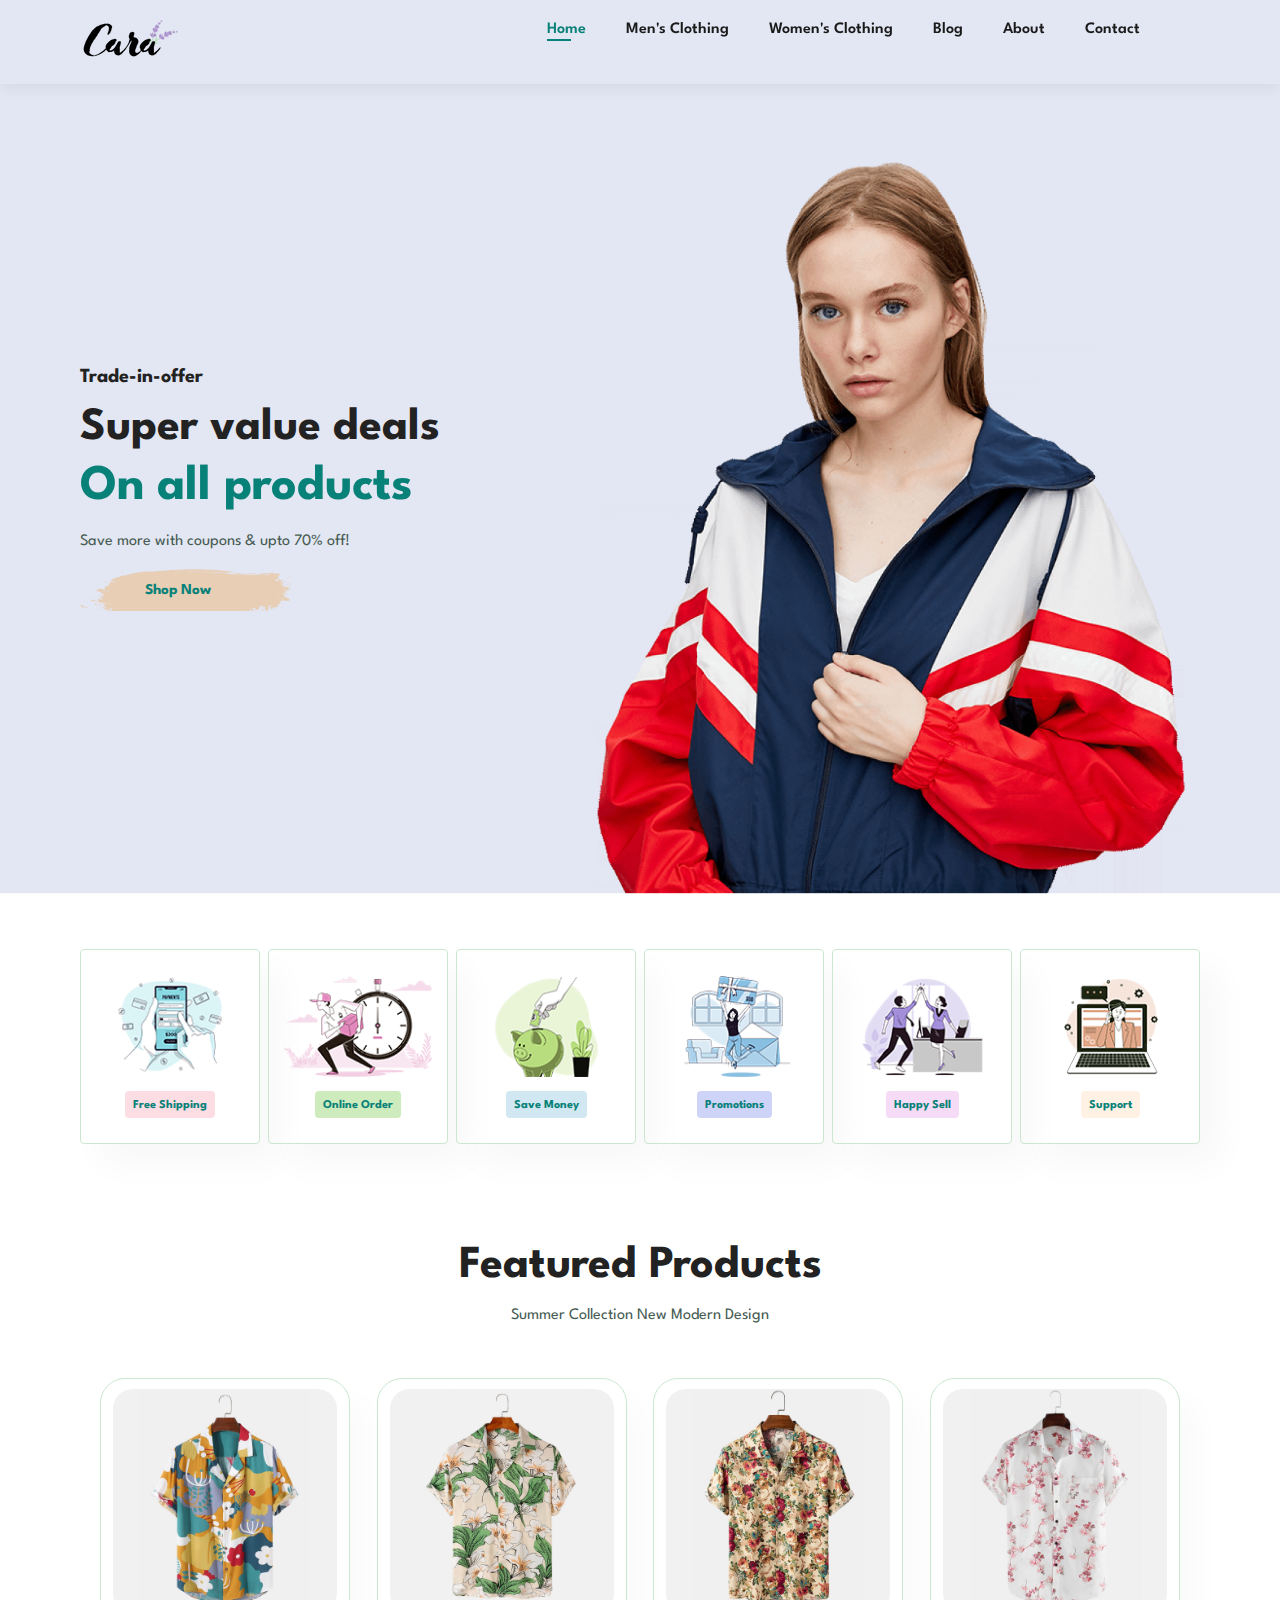
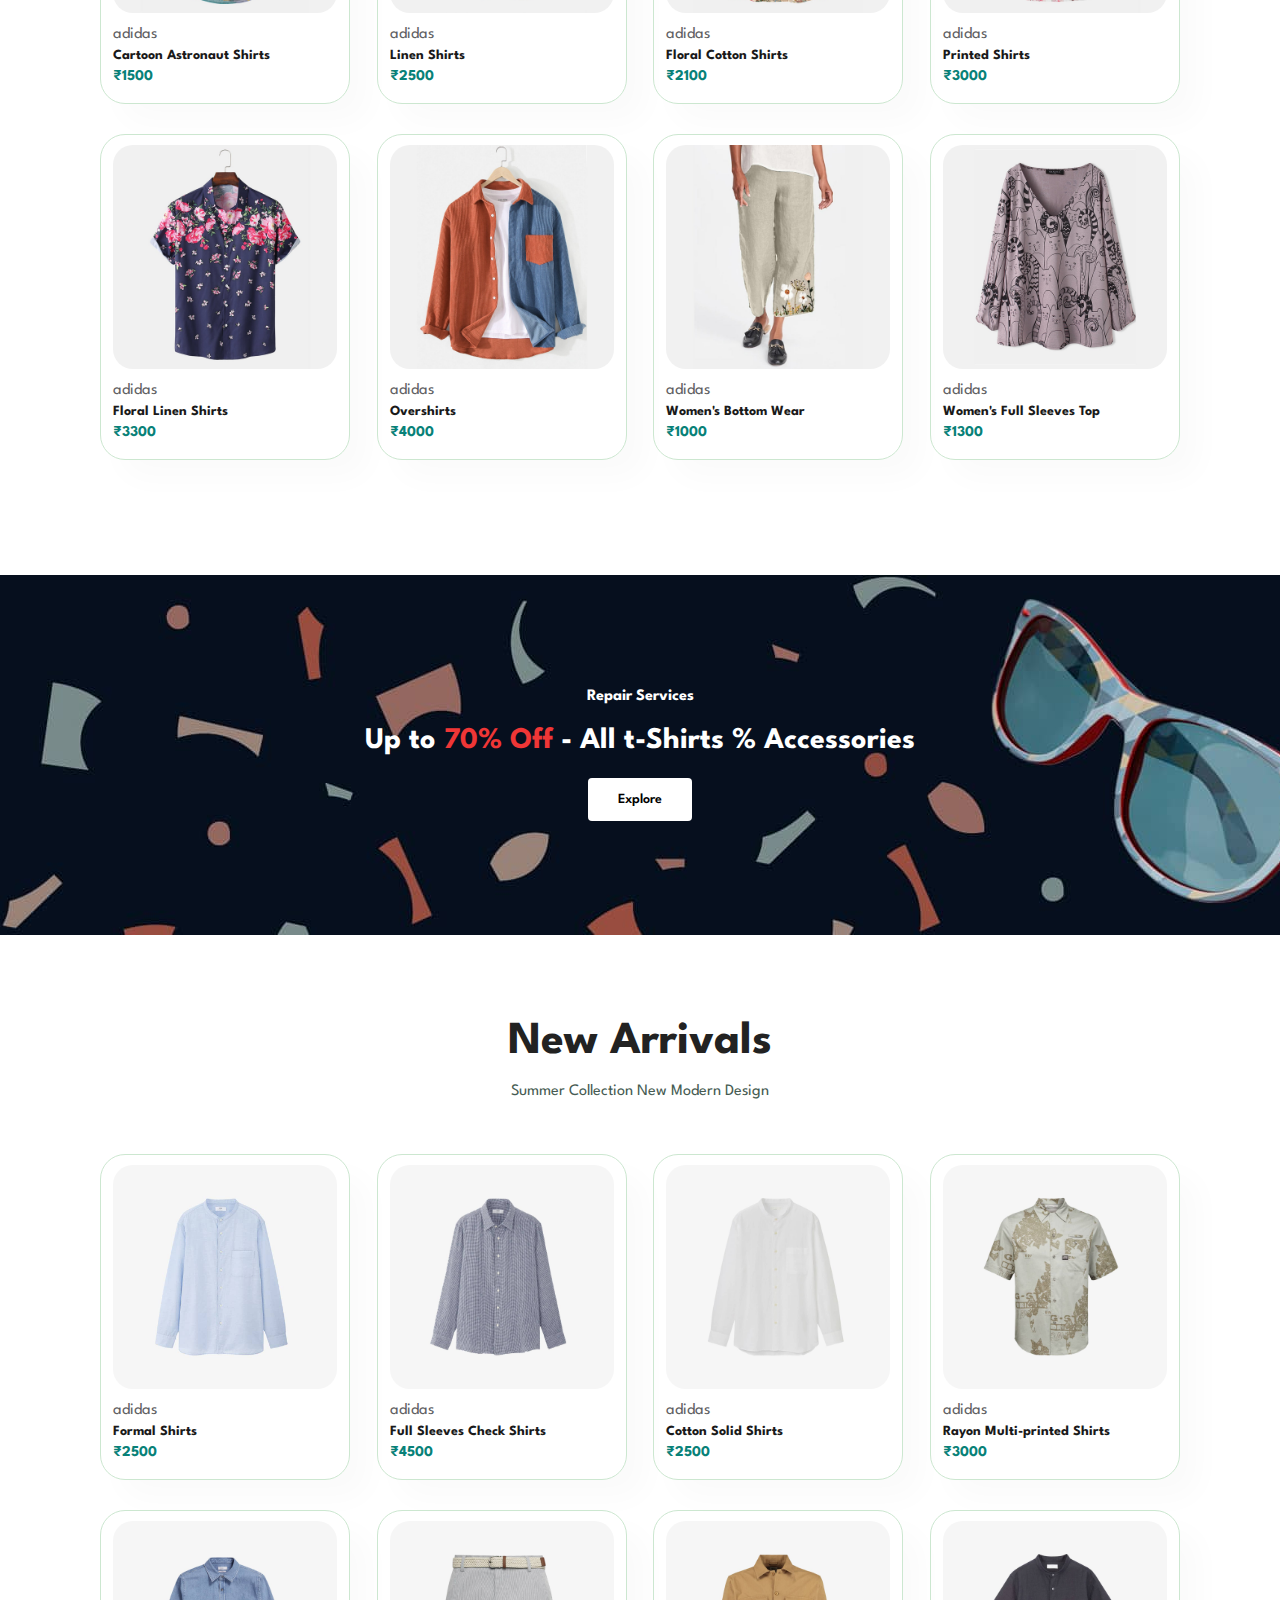
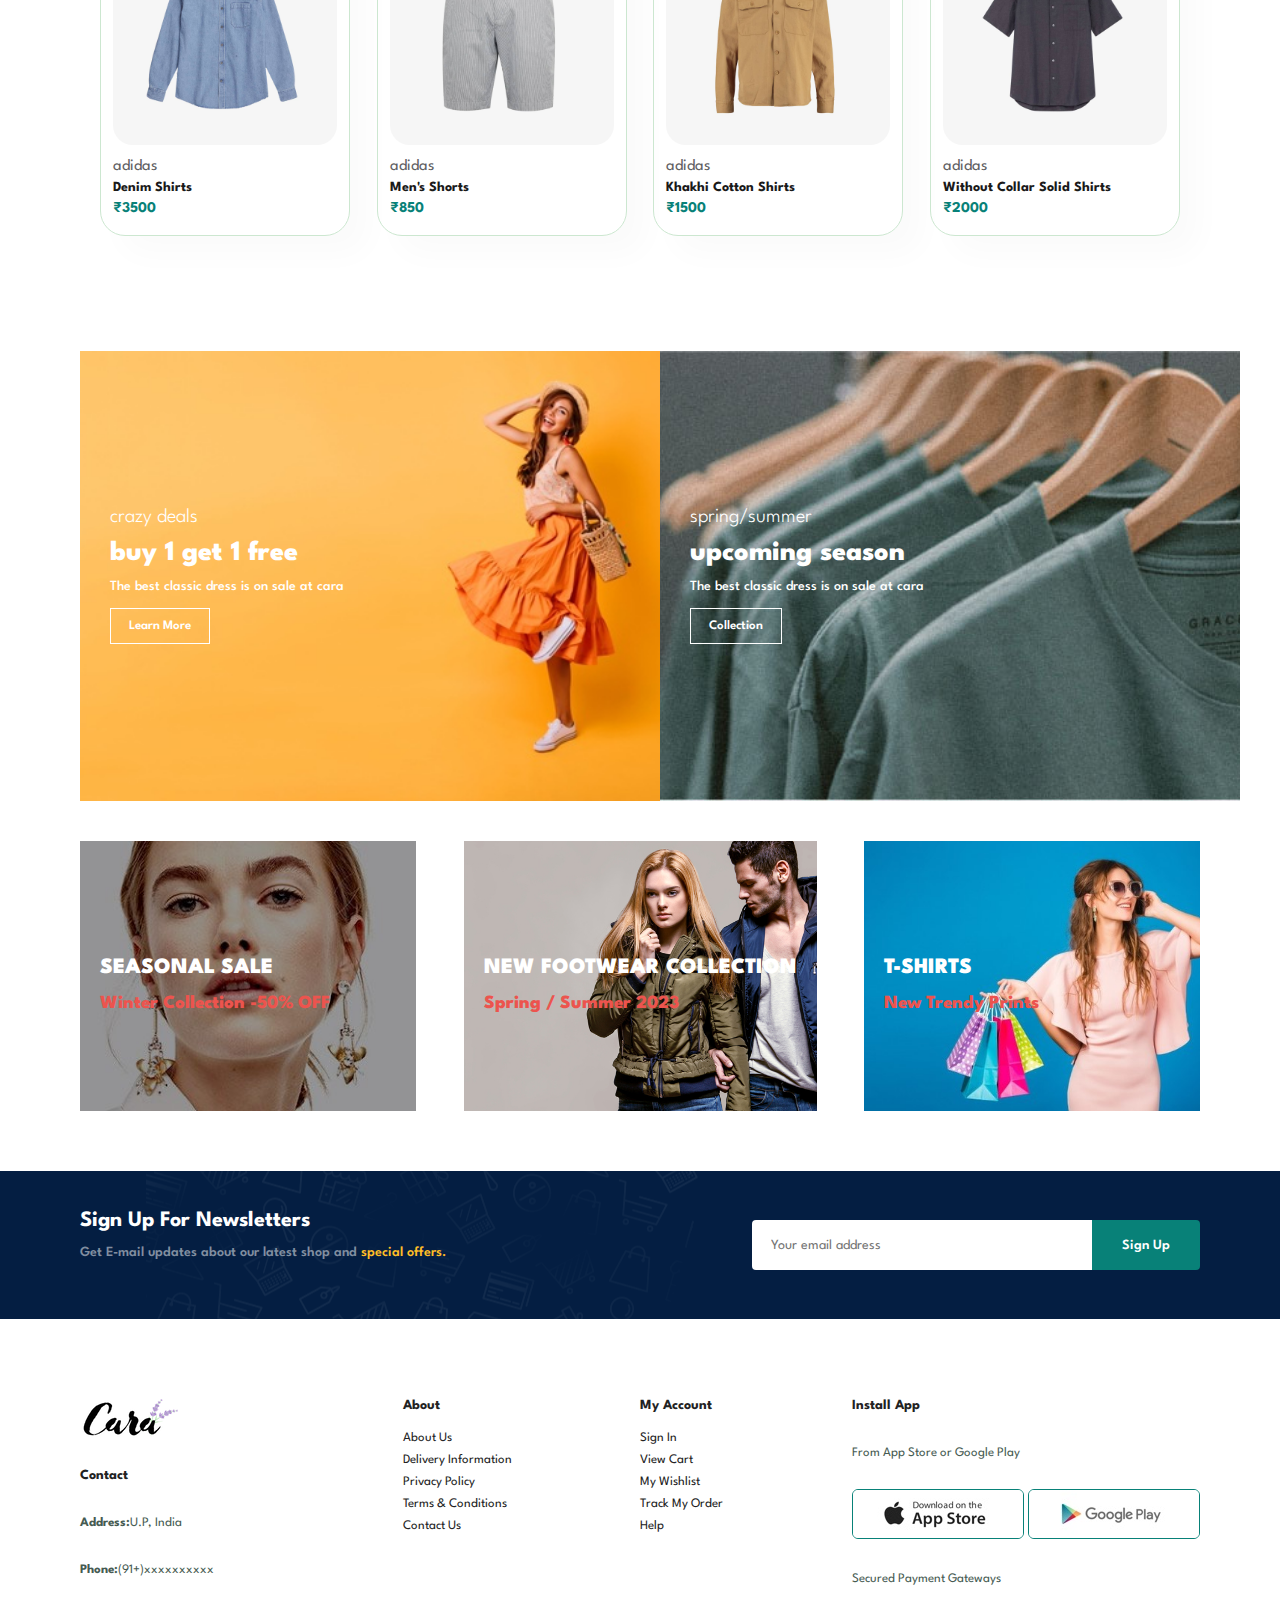
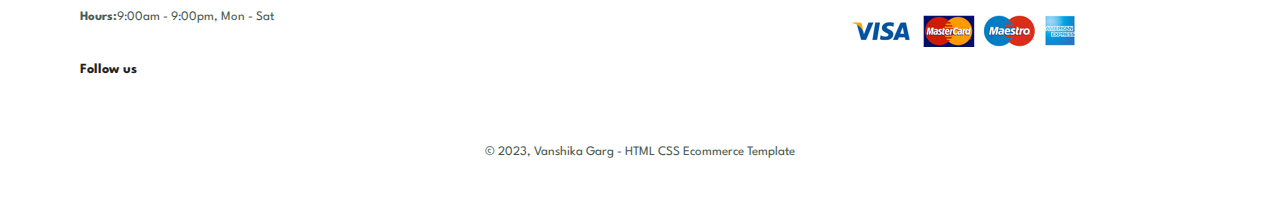
<file: Index.html>
<!DOCTYPE html>
<html lang="en">
    <head>
        <meta charset="UTF-8">
        <meta http-equiv="X-UA-Compatible" content="IE=edge">
        <meta name="viewport" content="width=device-width, initial-scale=1.0">
        <title>Ecommerce Website</title>
        <link rel="stylesheet" href="https://cdnjs.cloudflare.com/ajax/libs/font-awesome/6.4.2/css/all.min.css" integrity="sha512-z3gLpd7yknf1YoNbCzqRKc4qyor8gaKU1qmn+CShxbuBusANI9QpRohGBreCFkKxLhei6S9CQXFEbbKuqLg0DA==" crossorigin="anonymous" referrerpolicy="no-referrer" />
        <link rel="stylesheet" href="Style.css">
    </head>
    <body>
        <section id="header">
            <a href="#"><img src="Images/logo.png" class="logo" alt=""></a>
            <div>
                <ul id="navbar">
                    <li><a class ="active" href ="Index.html">Home</a></li>
                    <li><a href="Shop.html">Men's Clothing</a></li>
                    <li><a href="Shop1.html">Women's Clothing</a></li>
                    <li><a href="Blog.html">Blog</a></li>
                    <li><a href="About.html">About</a></li>
                    <li><a href="Contact.html">Contact</a></li>
                    <li id="lg-bag"><a href="Cart.html"><i class="fa fa-shopping-bag" aria-hidden="true"></i></a></li>
                    <a href="#" id="close"><i class="fa fa-times" aria-hidden="true"></i></a>
                </ul>
            </div>
            <div id="mobile">
                <a href="Cart.html"><i class="fa fa-shopping-bag" aria-hidden="true"></i></a>
                <i id="bar" class="fas fa-outdent"></i>
            </div>
        </section>

        <section id="hero">
            <h4>Trade-in-offer</h4>
            <h2>Super value deals</h2>
            <h1>On all products</h1>
            <p>Save more with coupons & upto 70% off! </p>
            <button>Shop Now</button>
        </section>

        <section id="feature" class="section-p1">
            <div class="fe-box">
                <img src="Images/f1 (1).png "alt="">
                <h6>Free Shipping</h6>
            </div>
            <div class="fe-box">
                <img src="Images/f2.png" alt="">
                <h6>Online Order</h6>
            </div>
            <div class="fe-box">
                <img src="Images/f3.png" alt="">
                <h6>Save Money</h6>
            </div>
            <div class="fe-box">
                <img src="Images/f4.png" alt="">
                <h6>Promotions</h6>
            </div>
            <div class="fe-box">
                <img src="Images/f5.png" alt="">
                <h6>Happy Sell</h6>
            </div>
            <div class="fe-box">
                <img src="Images/f6.png" alt="">
                <h6>Support</h6>
            </div>
        </section>

        <section id="product1" class="section-p1">
            <h2>Featured Products</h2>
            <p>Summer Collection New Modern Design</p>
            <div class="pro-container">
                <div class="pro" onclick="window.location.href='Sproduct.html';">
                    <img src="Products/f1.jpg" alt="">
                    <div class="des">
                        <span>adidas</span>
                        <h5>Cartoon Astronaut Shirts</h5>
                        <div class="star">
                            <i class="fas fa-star"></i>
                            <i class="fas fa-star"></i>
                            <i class="fas fa-star"></i>
                            <i class="fas fa-star"></i>
                            <i class="fas fa-star"></i>
                        </div>
                        <h4>₹1500</h4>
                    </div>
                    <a href="#"><i class="fa fa-shopping-cart" aria-hidden="true" style="color: #088178;"></i></a>
                </div>
                <div class="pro">
                    <img src="Products/f2.jpg" alt="">
                    <div class="des">
                        <span>adidas</span>
                        <h5>Linen Shirts</h5>
                        <div class="star">
                            <i class="fas fa-star"></i>
                            <i class="fas fa-star"></i>
                            <i class="fas fa-star"></i>
                            <i class="fas fa-star"></i>
                            <i class="fas fa-star"></i>
                        </div>
                        <h4>₹2500</h4>
                    </div>
                    <a href="#"><i class="fa fa-shopping-cart" aria-hidden="true" style="color: #088178;"></i></a>
                </div>
                <div class="pro">
                    <img src="Products/f3.jpg" alt="">
                    <div class="des">
                        <span>adidas</span>
                        <h5>Floral Cotton Shirts</h5>
                        <div class="star">
                            <i class="fas fa-star"></i>
                            <i class="fas fa-star"></i>
                            <i class="fas fa-star"></i>
                            <i class="fas fa-star"></i>
                            <i class="fas fa-star"></i>
                        </div>
                        <h4>₹2100</h4>
                    </div>
                    <a href="#"><i class="fa fa-shopping-cart" aria-hidden="true" style="color: #088178;"></i></a>
                </div>
                <div class="pro">
                    <img src="Products/f4.jpg" alt="">
                    <div class="des">
                        <span>adidas</span>
                        <h5>Printed Shirts</h5>
                        <div class="star">
                            <i class="fas fa-star"></i>
                            <i class="fas fa-star"></i>
                            <i class="fas fa-star"></i>
                            <i class="fas fa-star"></i>
                            <i class="fas fa-star"></i>
                        </div>
                        <h4>₹3000</h4>
                    </div>
                    <a href="#"><i class="fa fa-shopping-cart" aria-hidden="true" style="color: #088178;"></i></a>
                </div>
                <div class="pro">
                    <img src="Products/f5.jpg" alt="">
                    <div class="des">
                        <span>adidas</span>
                        <h5>Floral Linen Shirts</h5>
                        <div class="star">
                            <i class="fas fa-star"></i>
                            <i class="fas fa-star"></i>
                            <i class="fas fa-star"></i>
                            <i class="fas fa-star"></i>
                            <i class="fas fa-star"></i>
                        </div>
                        <h4>₹3300</h4>
                    </div>
                    <a href="#"><i class="fa fa-shopping-cart" aria-hidden="true" style="color: #088178;"></i></a>
                </div>
                <div class="pro">
                    <img src="Products/f6.jpg" alt="">
                    <div class="des">
                        <span>adidas</span>
                        <h5>Overshirts</h5>
                        <div class="star">
                            <i class="fas fa-star"></i>
                            <i class="fas fa-star"></i>
                            <i class="fas fa-star"></i>
                            <i class="fas fa-star"></i>
                            <i class="fas fa-star"></i>
                        </div>
                        <h4>₹4000</h4>
                    </div>
                    <a href="#"><i class="fa fa-shopping-cart" aria-hidden="true" style="color: #088178;"></i></a>
                </div>
                <div class="pro">
                    <img src="Products/f7.jpg" alt="">
                    <div class="des">
                        <span>adidas</span>
                        <h5>Women's Bottom Wear</h5>
                        <div class="star">
                            <i class="fas fa-star"></i>
                            <i class="fas fa-star"></i>
                            <i class="fas fa-star"></i>
                            <i class="fas fa-star"></i>
                            <i class="fas fa-star"></i>
                        </div>
                        <h4>₹1000</h4>
                    </div>
                    <a href="#"><i class="fa fa-shopping-cart" aria-hidden="true" style="color: #088178;"></i></a>
                </div>
                <div class="pro">
                    <img src="Products/f8.jpg" alt="">
                    <div class="des">
                        <span>adidas</span>
                        <h5>Women's Full Sleeves Top</h5>
                        <div class="star">
                            <i class="fas fa-star"></i>
                            <i class="fas fa-star"></i>
                            <i class="fas fa-star"></i>
                            <i class="fas fa-star"></i>
                            <i class="fas fa-star"></i>
                        </div>
                        <h4>₹1300</h4>
                    </div>
                    <a href="#"><i class="fa fa-shopping-cart" aria-hidden="true" style="color: #088178;"></i></a>
                </div>
            </div>

        </section>

        <section id="banner" class="section-m1">
            <h4>Repair Services</h4>
            <h2>Up to <span>70% Off</span> - All t-Shirts % Accessories</h2>
            <button class="normal" onclick="window.location.href='Shop.html';">Explore</button>
        </section>

        <section id="product1" class="section-p1">
            <h2>New Arrivals</h2>
            <p>Summer Collection New Modern Design</p>
            <div class="pro-container">
                <div class="pro">
                    <img src="Products/n1.jpg" alt="">
                    <div class="des">
                        <span>adidas</span>
                        <h5>Formal Shirts</h5>
                        <div class="star">
                            <i class="fas fa-star"></i>
                            <i class="fas fa-star"></i>
                            <i class="fas fa-star"></i>
                            <i class="fas fa-star"></i>
                            <i class="fas fa-star"></i>
                        </div>
                        <h4>₹2500</h4>
                    </div>
                    <a href="#"><i class="fa fa-shopping-cart" aria-hidden="true" style="color: #088178;"></i></a>
                </div>
                <div class="pro">
                    <img src="Products/n2.jpg" alt="">
                    <div class="des">
                        <span>adidas</span>
                        <h5>Full Sleeves Check Shirts</h5>
                        <div class="star">
                            <i class="fas fa-star"></i>
                            <i class="fas fa-star"></i>
                            <i class="fas fa-star"></i>
                            <i class="fas fa-star"></i>
                            <i class="fas fa-star"></i>
                        </div>
                        <h4>₹4500</h4>
                    </div>
                    <a href="#"><i class="fa fa-shopping-cart" aria-hidden="true" style="color: #088178;"></i></a>
                </div>
                <div class="pro">
                    <img src="Products/n3.jpg" alt="">
                    <div class="des">
                        <span>adidas</span>
                        <h5>Cotton Solid Shirts</h5>
                        <div class="star">
                            <i class="fas fa-star"></i>
                            <i class="fas fa-star"></i>
                            <i class="fas fa-star"></i>
                            <i class="fas fa-star"></i>
                            <i class="fas fa-star"></i>
                        </div>
                        <h4>₹2500</h4>
                    </div>
                    <a href="#"><i class="fa fa-shopping-cart" aria-hidden="true" style="color: #088178;"></i></a>
                </div>
                <div class="pro">
                    <img src="Products/n4.jpg" alt="">
                    <div class="des">
                        <span>adidas</span>
                        <h5>Rayon Multi-printed Shirts</h5>
                        <div class="star">
                            <i class="fas fa-star"></i>
                            <i class="fas fa-star"></i>
                            <i class="fas fa-star"></i>
                            <i class="fas fa-star"></i>
                            <i class="fas fa-star"></i>
                        </div>
                        <h4>₹3000</h4>
                    </div>
                    <a href="#"><i class="fa fa-shopping-cart" aria-hidden="true" style="color: #088178;"></i></i></a>
                </div>
                <div class="pro">
                    <img src="Products/n5.jpg" alt="">
                    <div class="des">
                        <span>adidas</span>
                        <h5>Denim Shirts</h5>
                        <div class="star">
                            <i class="fas fa-star"></i>
                            <i class="fas fa-star"></i>
                            <i class="fas fa-star"></i>
                            <i class="fas fa-star"></i>
                            <i class="fas fa-star"></i>
                        </div>
                        <h4>₹3500</h4>
                    </div>
                    <a href="#"><i class="fa fa-shopping-cart" aria-hidden="true" style="color: #088178;"></i></a>
                </div>
                <div class="pro">
                    <img src="Products/n6.jpg" alt="">
                    <div class="des">
                        <span>adidas</span>
                        <h5>Men's Shorts</h5>
                        <div class="star">
                            <i class="fas fa-star"></i>
                            <i class="fas fa-star"></i>
                            <i class="fas fa-star"></i>
                            <i class="fas fa-star"></i>
                            <i class="fas fa-star"></i>
                        </div>
                        <h4>₹850</h4>
                    </div>
                    <a href="#"><i class="fa fa-shopping-cart" aria-hidden="true" style="color: #088178;"></i></a>
                </div>
                <div class="pro">
                    <img src="Products/n7.jpg" alt="">
                    <div class="des">
                        <span>adidas</span>
                        <h5>Khakhi Cotton Shirts</h5>
                        <div class="star">
                            <i class="fas fa-star"></i>
                            <i class="fas fa-star"></i>
                            <i class="fas fa-star"></i>
                            <i class="fas fa-star"></i>
                            <i class="fas fa-star"></i>
                        </div>
                        <h4>₹1500</h4>
                    </div>
                    <a href="#"><i class="fa fa-shopping-cart" aria-hidden="true" style="color: #088178;"></i></a>
                </div>
                <div class="pro">
                    <img src="Products/n8.jpg" alt="">
                    <div class="des">
                        <span>adidas</span>
                        <h5>Without Collar Solid Shirts</h5>
                        <div class="star">
                            <i class="fas fa-star"></i>
                            <i class="fas fa-star"></i>
                            <i class="fas fa-star"></i>
                            <i class="fas fa-star"></i>
                            <i class="fas fa-star"></i>
                        </div>
                        <h4>₹2000</h4>
                    </div>
                    <a href="#"><i class="fa fa-shopping-cart" aria-hidden="true" style="color: #088178;"></i></a>
                </div>
            </div>

        </section>

        <section id="sm-banner" class="section-p1">
            <div style="display: flex;">
            <div class="banner-box" onclick="window.location.href='Shop1.html';">
                <h4>crazy deals</h4>
                <h2>buy 1 get 1 free</h2>
                <span>The best classic dress is on sale at cara</span>
                <button class="white">Learn More</button>
            </div>
            <div class="banner-box banner-box2">
                <h4>spring/summer</h4>
                <h2>upcoming season</h2>
                <span>The best classic dress is on sale at cara</span>
                <button class="white">Collection</button>
            </div>
            </div>
        </section>

        <section id="banner3">
            <div class="banner-box">
                <h2>SEASONAL SALE</h2>
                <h3>Winter Collection -50% OFF</h3>
            </div>
            <div class="banner-box banner-box2">
                <h2>NEW FOOTWEAR COLLECTION</h2>
                <h3>Spring / Summer 2023</h3>
            </div>
            <div class="banner-box banner-box3">
                <h2>T-SHIRTS</h2>
                <h3>New Trendy Prints</h3>
            </div>
        </section>

        <section id="newsletter" class="section-p1 section-m1"  >
            <div class="newstext">
                <h4>Sign Up For Newsletters</h4>
                <p>Get E-mail updates about our latest shop and <span>special offers.</span></p>
            </div>
            <div class="form">
                <input type="text" placeholder="Your email address">
                <button class="normal">Sign Up</button>
            </div>
        </section>

        <footer class="section-p1">
            <div class="col">
                <img class="logo" src="Images/logo.png" alt="">
                <h4>Contact</h4>
                <p><strong>Address:</strong>U.P, India</p>
                <p><strong>Phone:</strong>(91+)xxxxxxxxxx</p>
                <p><strong>Hours:</strong>9:00am - 9:00pm, Mon - Sat</p>
                <div class="follow">
                    <h4>Follow us</h4>
                    <div class="icon">
                        <i class="fa-brands fa-facebook"></i>
                        <i class="fa-brands fa-twitter"></i>
                        <i class="fa-brands fa-instagram"></i>
                        <i class="fa-brands fa-pinterest-p"></i>
                        <i class="fa-brands fa-youtube"></i>
                    </div>
                </div>
            </div>

            <div class="col">
                <h4>About</h4>
                <a href="#">About Us</a>
                <a href="#">Delivery Information</a>
                <a href="#">Privacy Policy</a>
                <a href="#">Terms & Conditions</a>
                <a href="#">Contact Us</a>
            </div>

            <div class="col">
                <h4>My Account</h4>
                <a href="#">Sign In</a>
                <a href="#">View Cart</a>
                <a href="#">My Wishlist</a>
                <a href="#">Track My Order</a>
                <a href="#">Help</a>
            </div>

            <div class="col install">
                <h4>Install App</h4>
                <p>From App Store or Google Play</p>
                <div class="row">
                    <img src="Images/app.jpg" alt="">
                    <img src="Images/play.jpg" alt="">
                </div>
                <p>Secured Payment Gateways</p>
                <img src="Images/pay.png" alt="">
            </div>
            <div class="copyright">
                <p>© 2023, Vanshika Garg - HTML CSS Ecommerce Template</p>
            </div>
        </footer>




        <script>
            const bar=document.getElementById("bar");
            const close=document.getElementById("close");
            const nav=document.getElementById("navbar");

            if(bar){
                bar.addEventListener('click',()=>{
                    nav.classList.add('active');
                })
            }
            if(close){
                close.addEventListener('click',()=>{
                    nav.classList.remove    ('active');
                })
            }
        </script>
    </body>
</html>
</file>
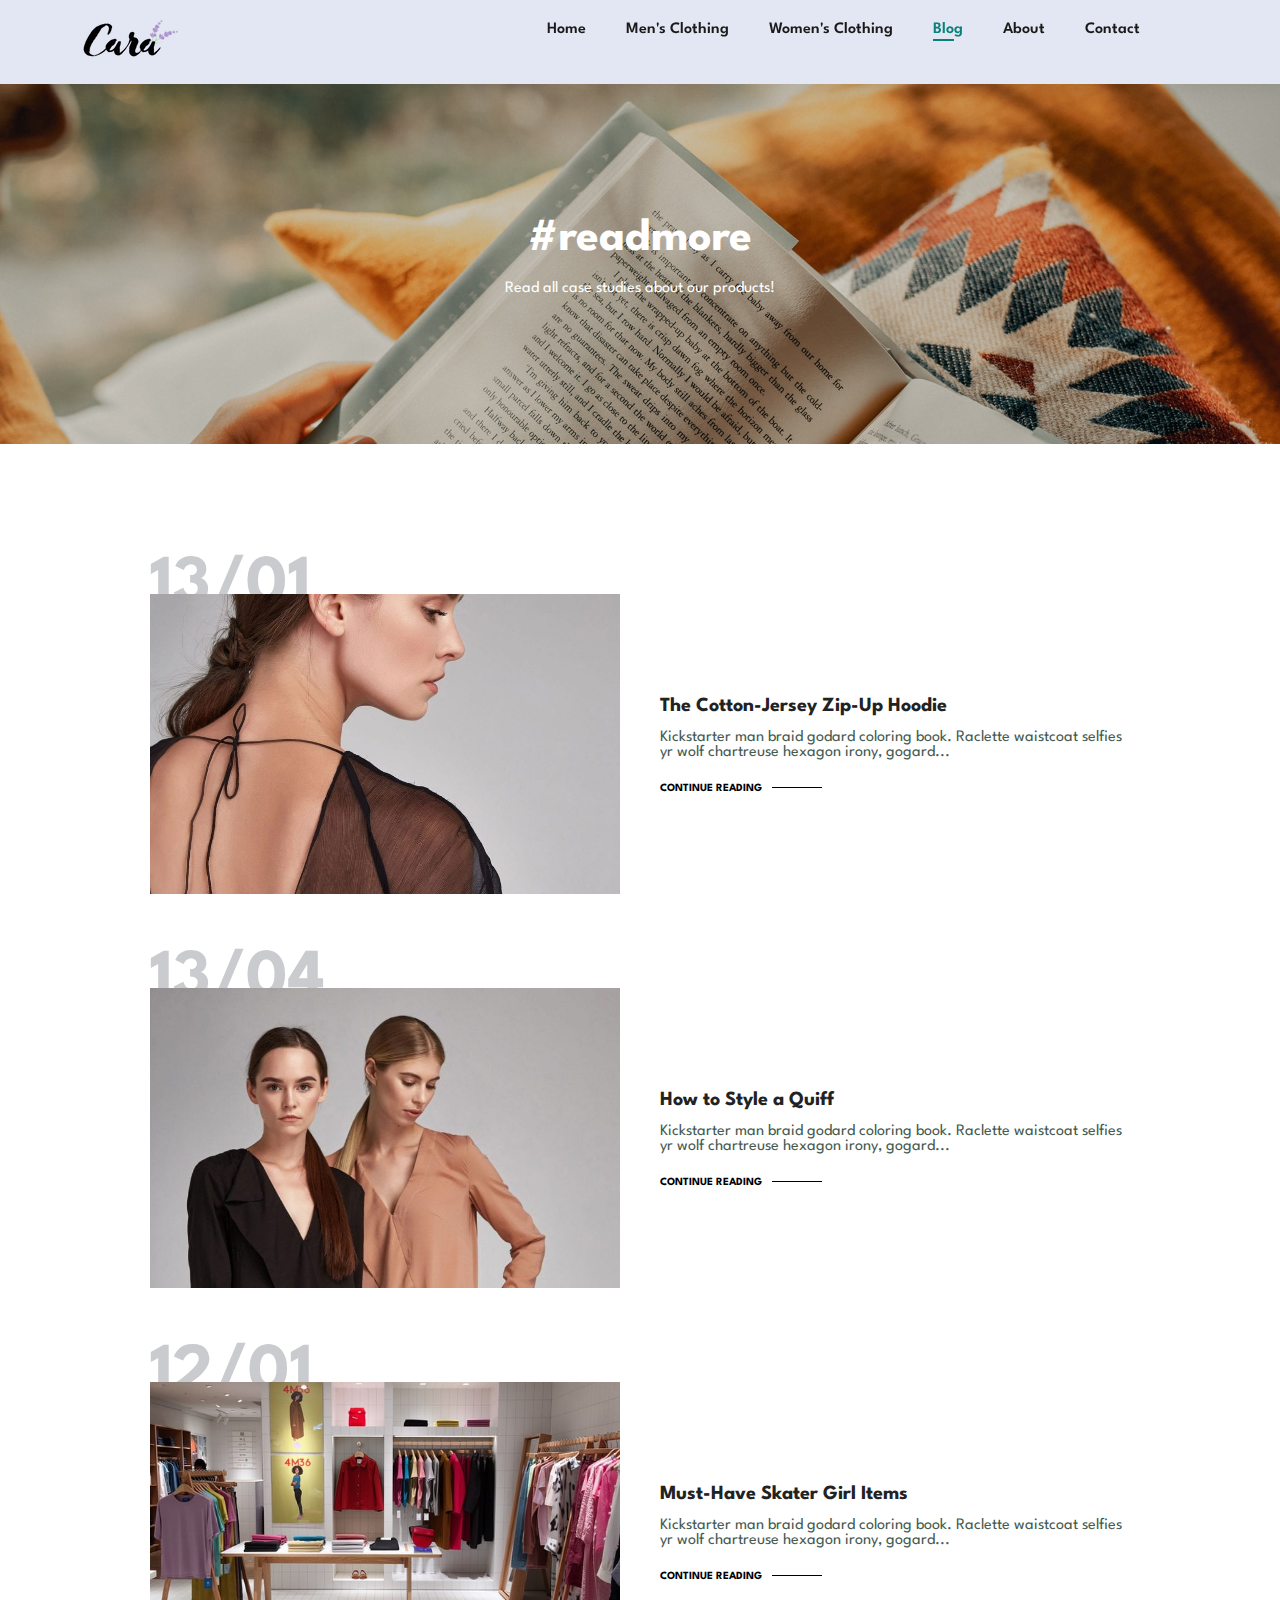
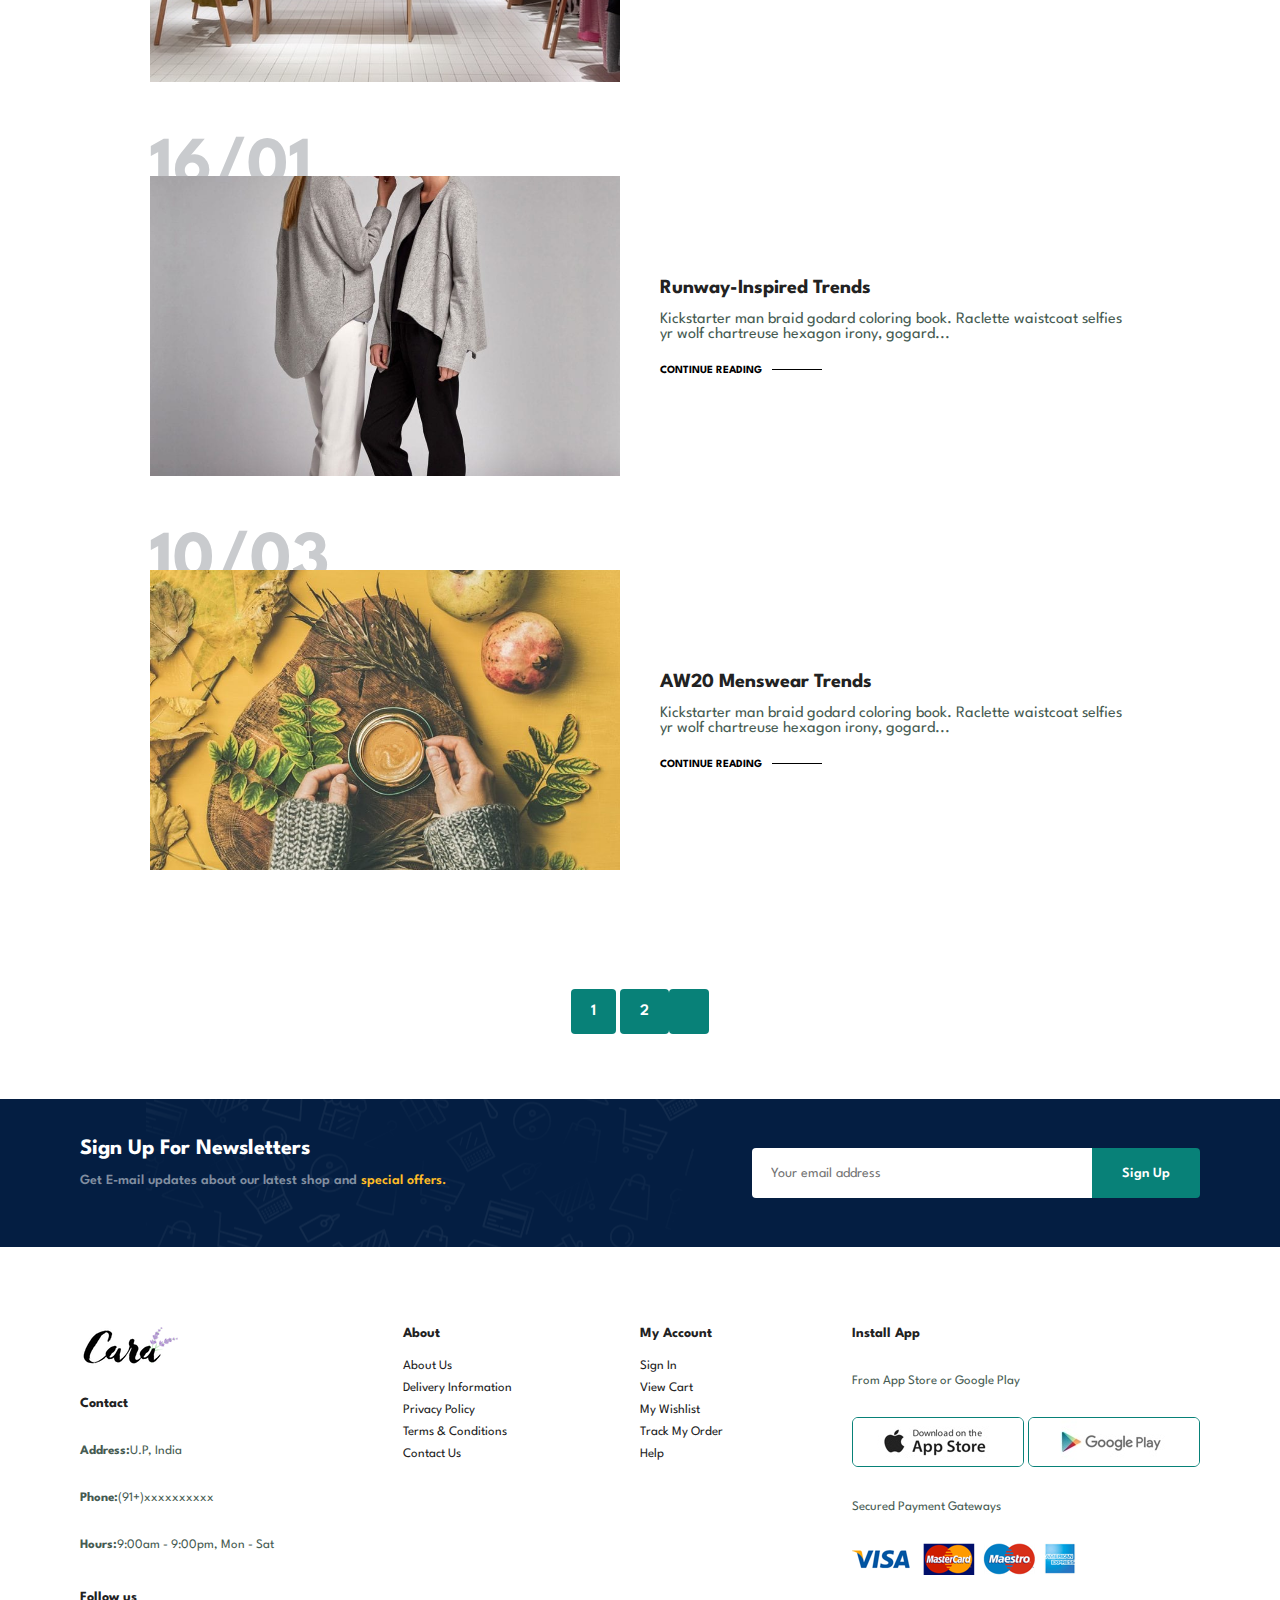
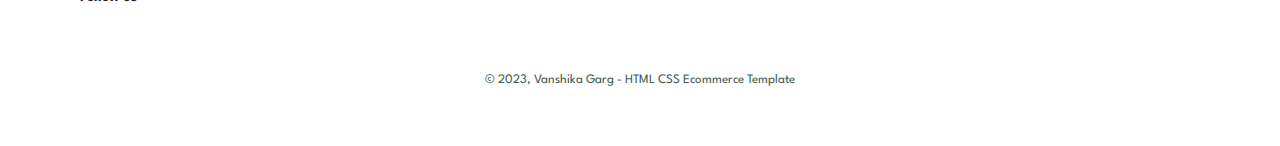
<file: Blog.html>
<!DOCTYPE html>
<html lang="en">
    <head>
        <meta charset="UTF-8">
        <meta http-equiv="X-UA-Compatible" content="IE=edge">
        <meta name="viewport" content="width=device-width, initial-scale=1.0">
        <title>Ecommerce Website</title>
        <link rel="stylesheet" href="https://cdnjs.cloudflare.com/ajax/libs/font-awesome/6.4.2/css/all.min.css" integrity="sha512-z3gLpd7yknf1YoNbCzqRKc4qyor8gaKU1qmn+CShxbuBusANI9QpRohGBreCFkKxLhei6S9CQXFEbbKuqLg0DA==" crossorigin="anonymous" referrerpolicy="no-referrer" />
        <link rel="stylesheet" href="Style.css">
    </head>
    <body>
        <section id="header">
            <a href="#"><img src="Images/logo.png" class="logo" alt=""></a>
            <div>
                <ul id="navbar">
                    <li><a href ="Index.html">Home</a></li>
                    <li><a href="Shop.html">Men's Clothing</a></li>
                    <li><a href="Shop1.html">Women's Clothing</a></li>
                    <li><a class ="active" href="Blog.html">Blog</a></li>
                    <li><a href="About.html">About</a></li>
                    <li><a href="Contact.html">Contact</a></li>
                    <li id="lg-bag"><a href="Cart.html"><i class="fa fa-shopping-bag" aria-hidden="true"></i></a></li>
                    <a href="#" id="close"><i class="fa fa-times" aria-hidden="true"></i></a>
                </ul>
            </div>
            <div id="mobile">
                <a href="Cart.html"><i class="fa fa-shopping-bag" aria-hidden="true"></i></a>
                <i id="bar" class="fas fa-outdent"></i>
            </div>
        </section>

        <section id="page-header" class="blog-header">
            <h2>#readmore</h2>
            <p>Read all case studies about our products!</p>
        </section>

        <section id="blog">
            <div class="blog-box">
                <div class="blog-img">
                    <img src="Blog/b1 (1).jpg" alt="">
                </div>
                <div class="blog-details">
                    <h4>The Cotton-Jersey Zip-Up Hoodie</h4>
                    <p>Kickstarter man braid godard coloring book. Raclette waistcoat selfies yr wolf chartreuse hexagon irony, gogard...</p>
                    <a href="#">CONTINUE READING</a>
                </div>
                <h1>13/01</h1>
            </div>
            <div class="blog-box">
                <div class="blog-img">
                    <img src="Blog/b2 (1).jpg" alt="">
                </div>
                <div class="blog-details">
                    <h4>How to Style a Quiff</h4>
                    <p>Kickstarter man braid godard coloring book. Raclette waistcoat selfies yr wolf chartreuse hexagon irony, gogard...</p>
                    <a href="#">CONTINUE READING</a>
                </div>
                <h1>13/04</h1>
            </div>
            <div class="blog-box">
                <div class="blog-img">
                    <img src="Blog/b3.jpg" alt="">
                </div>
                <div class="blog-details">
                    <h4>Must-Have Skater Girl Items</h4>
                    <p>Kickstarter man braid godard coloring book. Raclette waistcoat selfies yr wolf chartreuse hexagon irony, gogard...</p>
                    <a href="#">CONTINUE READING</a>
                </div>
                <h1>12/01</h1>
            </div>
            <div class="blog-box">
                <div class="blog-img">
                    <img src="Blog/b4 (1).jpg" alt="">
                </div>
                <div class="blog-details">
                    <h4>Runway-Inspired Trends</h4>
                    <p>Kickstarter man braid godard coloring book. Raclette waistcoat selfies yr wolf chartreuse hexagon irony, gogard...</p>
                    <a href="#">CONTINUE READING</a>
                </div>
                <h1>16/01</h1>
            </div>
            <div class="blog-box">
                <div class="blog-img">
                    <img src="Blog/b6.jpg" alt="">
                </div>
                <div class="blog-details">
                    <h4>AW20 Menswear Trends</h4>
                    <p>Kickstarter man braid godard coloring book. Raclette waistcoat selfies yr wolf chartreuse hexagon irony, gogard...</p>
                    <a href="#">CONTINUE READING</a>
                </div>
                <h1>10/03</h1>
            </div>
        </section>

        <section id="pagination" class="section-p1">
            <a href="#">1</a>
            <a href="#">2</a>
            <a href="#"><i class="fa fa-arrow-right" aria-hidden="true"></i></a>

        </section>

        <section id="newsletter" class="section-p1 section-m1"  >
            <div class="newstext">
                <h4>Sign Up For Newsletters</h4>
                <p>Get E-mail updates about our latest shop and <span>special offers.</span></p>
            </div>
            <div class="form">
                <input type="text" placeholder="Your email address">
                <button class="normal">Sign Up</button>
            </div>
        </section>

        <footer class="section-p1">
            <div class="col">
                <img class="logo" src="Images/logo.png" alt="">
                <h4>Contact</h4>
                <p><strong>Address:</strong>U.P, India</p>
                <p><strong>Phone:</strong>(91+)xxxxxxxxxx</p>
                <p><strong>Hours:</strong>9:00am - 9:00pm, Mon - Sat</p>
                <div class="follow">
                    <h4>Follow us</h4>
                    <div class="icon">
                        <i class="fa fa-facebook" aria-hidden="true"></i>
                        <i class="fa fa-twitter" aria-hidden="true"></i>
                        <i class="fa fa-instagram" aria-hidden="true"></i>
                        <i class="fa fa-pinterest-p" aria-hidden="true"></i>
                        <i class="fa fa-youtube-play" aria-hidden="true"></i>
                    </div>
                </div>
            </div>

            <div class="col">
                <h4>About</h4>
                <a href="#">About Us</a>
                <a href="#">Delivery Information</a>
                <a href="#">Privacy Policy</a>
                <a href="#">Terms & Conditions</a>
                <a href="#">Contact Us</a>
            </div>

            <div class="col">
                <h4>My Account</h4>
                <a href="#">Sign In</a>
                <a href="#">View Cart</a>
                <a href="#">My Wishlist</a>
                <a href="#">Track My Order</a>
                <a href="#">Help</a>
            </div>

            <div class="col install">
                <h4>Install App</h4>
                <p>From App Store or Google Play</p>
                <div class="row">
                    <img src="Images/app.jpg" alt="">
                    <img src="Images/play.jpg" alt="">
                </div>
                <p>Secured Payment Gateways</p>
                <img src="Images/pay.png" alt="">
            </div>
            <div class="copyright">
                <p>© 2023, Vanshika Garg - HTML CSS Ecommerce Template</p>
            </div>
        </footer>




        <script>
            const bar=document.getElementById("bar");
            const close=document.getElementById("close");
            const nav=document.getElementById("navbar");

            if(bar){
                bar.addEventListener('click',()=>{
                    nav.classList.add('active');
                })
            }
            if(close){
                close.addEventListener('click',()=>{
                    nav.classList.remove    ('active');
                })
            }
        </script>
    </body>
</html>
</file>
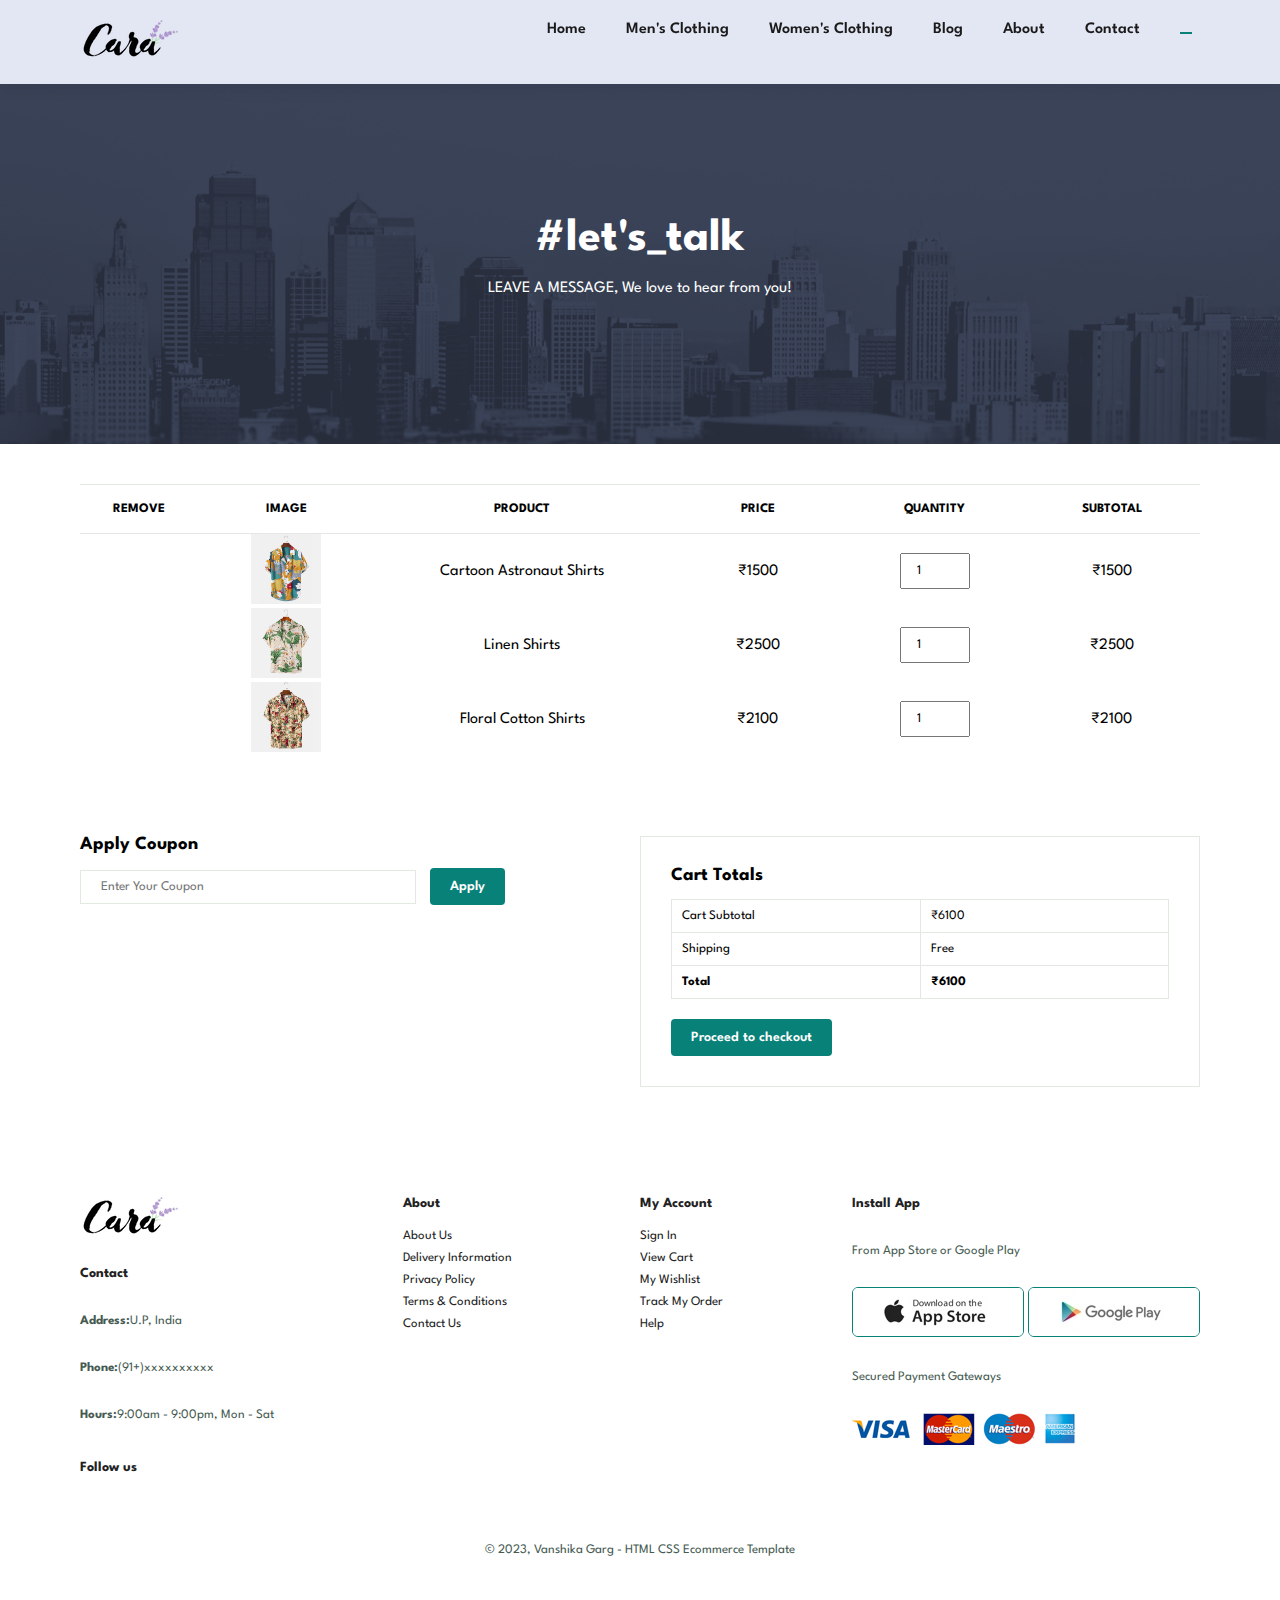
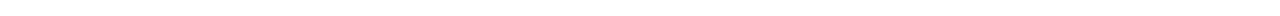
<file: Cart.html>
<!DOCTYPE html>
<html lang="en">
    <head>
        <meta charset="UTF-8">
        <meta http-equiv="X-UA-Compatible" content="IE=edge">
        <meta name="viewport" content="width=device-width, initial-scale=1.0">
        <title>Ecommerce Website</title>
        <link rel="stylesheet" href="https://cdnjs.cloudflare.com/ajax/libs/font-awesome/6.4.2/css/all.min.css" integrity="sha512-z3gLpd7yknf1YoNbCzqRKc4qyor8gaKU1qmn+CShxbuBusANI9QpRohGBreCFkKxLhei6S9CQXFEbbKuqLg0DA==" crossorigin="anonymous" referrerpolicy="no-referrer" />
        <link rel="stylesheet" href="Style.css">
    </head>
    <body>
        <section id="header">
            <a href="#"><img src="Images/logo.png" class="logo" alt=""></a>
            <div>
                <ul id="navbar">
                    <li><a href ="Index.html">Home</a></li>
                    <li><a href="Shop.html">Men's Clothing</a></li>
                    <li><a href="Shop1.html">Women's Clothing</a></li>
                    <li><a href="Blog.html">Blog</a></li>
                    <li><a href="About.html">About</a></li>
                    <li><a href="Contact.html">Contact</a></li>
                    <li id="lg-bag"><a class ="active" href="Cart.html"><i class="fa fa-shopping-bag" aria-hidden="true"></i></a></li>
                    <a href="#" id="close"><i class="fa fa-times" aria-hidden="true"></i></a>
                </ul>
            </div>
            <div id="mobile">
                <a href="Cart.html"><i class="fa fa-shopping-bag" aria-hidden="true"></i></a>
                <i id="bar" class="fas fa-outdent"></i>
            </div>
        </section>

        <section id="page-header" class="about-header">
            <h2>#let's_talk </h2>
            <p>LEAVE A MESSAGE, We love to hear from you! </p>
        </section>

        <section id="cart" class="section-p1">
            <table width="100%">
                <thead>
                    <tr>
                        <td>Remove</td>
                        <td>Image</td>
                        <td>Product</td>
                        <td>Price</td>
                        <td>Quantity</td>
                        <td>Subtotal</td>
                    </tr>
                </thead>
                <tbody>
                    <tr>
                        <td><i class="fa fa-times-circle" aria-hidden="true"></i></td>
                        <td><img src="Products/f1.jpg"></td>
                        <td>Cartoon Astronaut Shirts</td>
                        <td>₹1500</td>
                        <td><input type="number" value="1"></td>
                        <td>₹1500</td>
                    </tr>
                    <tr>
                        <td><i class="fa fa-times-circle" aria-hidden="true"></i></td>
                        <td><img src="Products/f2.jpg"></td>
                        <td>Linen Shirts</td>
                        <td>₹2500</td>
                        <td><input type="number" value="1"></td>
                        <td>₹2500</td>
                    </tr>
                    <tr>
                        <td><i class="fa fa-times-circle" aria-hidden="true"></i></td>
                        <td><img src="Products/f3.jpg"></td>
                        <td>Floral Cotton Shirts</td>
                        <td>₹2100</td>
                        <td><input type="number" value="1"></td>
                        <td>₹2100</td>
                    </tr>
                </tbody>
            </table>
        </section>

        <section id="cart-add" class="section-p1">
            <div id="coupon">
                <h3>Apply Coupon</h3>
                <div>
                    <input type="text" placeholder="Enter Your Coupon">
                    <button class="normal">Apply</button>          
                </div>
            </div>
            <div id="subtotal">
                <h3>Cart Totals</h3>
                <table>
                    <tr>
                        <td>Cart Subtotal</td>
                        <td>₹6100</td>
                    </tr>
                    <tr>
                        <td>Shipping</td>
                        <td>Free</td>
                    </tr>
                    <tr>
                        <td><strong>Total</strong></td>
                        <td><strong>₹6100</strong></td>
                    </tr>
                </table>
                <button class="normal">Proceed to checkout</button>
            </div>
        </section>

        <footer class="section-p1">
            <div class="col">
                <img class="logo" src="Images/logo.png" alt="">
                <h4>Contact</h4>
                <p><strong>Address:</strong>U.P, India</p>
                <p><strong>Phone:</strong>(91+)xxxxxxxxxx</p>
                <p><strong>Hours:</strong>9:00am - 9:00pm, Mon - Sat</p>
                <div class="follow">
                    <h4>Follow us</h4>
                    <div class="icon">
                        <i class="fa-brands fa-facebook"></i>
                        <i class="fa-brands fa-twitter"></i>
                        <i class="fa-brands fa-instagram"></i>
                        <i class="fa-brands fa-pinterest-p"></i>
                        <i class="fa-brands fa-youtube"></i>
                    </div>
                </div>
            </div>

            <div class="col">
                <h4>About</h4>
                <a href="#">About Us</a>
                <a href="#">Delivery Information</a>
                <a href="#">Privacy Policy</a>
                <a href="#">Terms & Conditions</a>
                <a href="#">Contact Us</a>
            </div>

            <div class="col">
                <h4>My Account</h4>
                <a href="#">Sign In</a>
                <a href="#">View Cart</a>
                <a href="#">My Wishlist</a>
                <a href="#">Track My Order</a>
                <a href="#">Help</a>
            </div>

            <div class="col install">
                <h4>Install App</h4>
                <p>From App Store or Google Play</p>
                <div class="row">
                    <img src="Images/app.jpg" alt="">
                    <img src="Images/play.jpg" alt="">
                </div>
                <p>Secured Payment Gateways</p>
                <img src="Images/pay.png" alt="">
            </div>
            <div class="copyright">
                <p>© 2023, Vanshika Garg - HTML CSS Ecommerce Template</p>
            </div>
        </footer>




        <script>
            const bar=document.getElementById("bar");
            const close=document.getElementById("close");
            const nav=document.getElementById("navbar");

            if(bar){
                bar.addEventListener('click',()=>{
                    nav.classList.add('active');
                })
            }
            if(close){
                close.addEventListener('click',()=>{
                    nav.classList.remove    ('active');
                })
            }
        </script>
    </body>
</html>
</file>
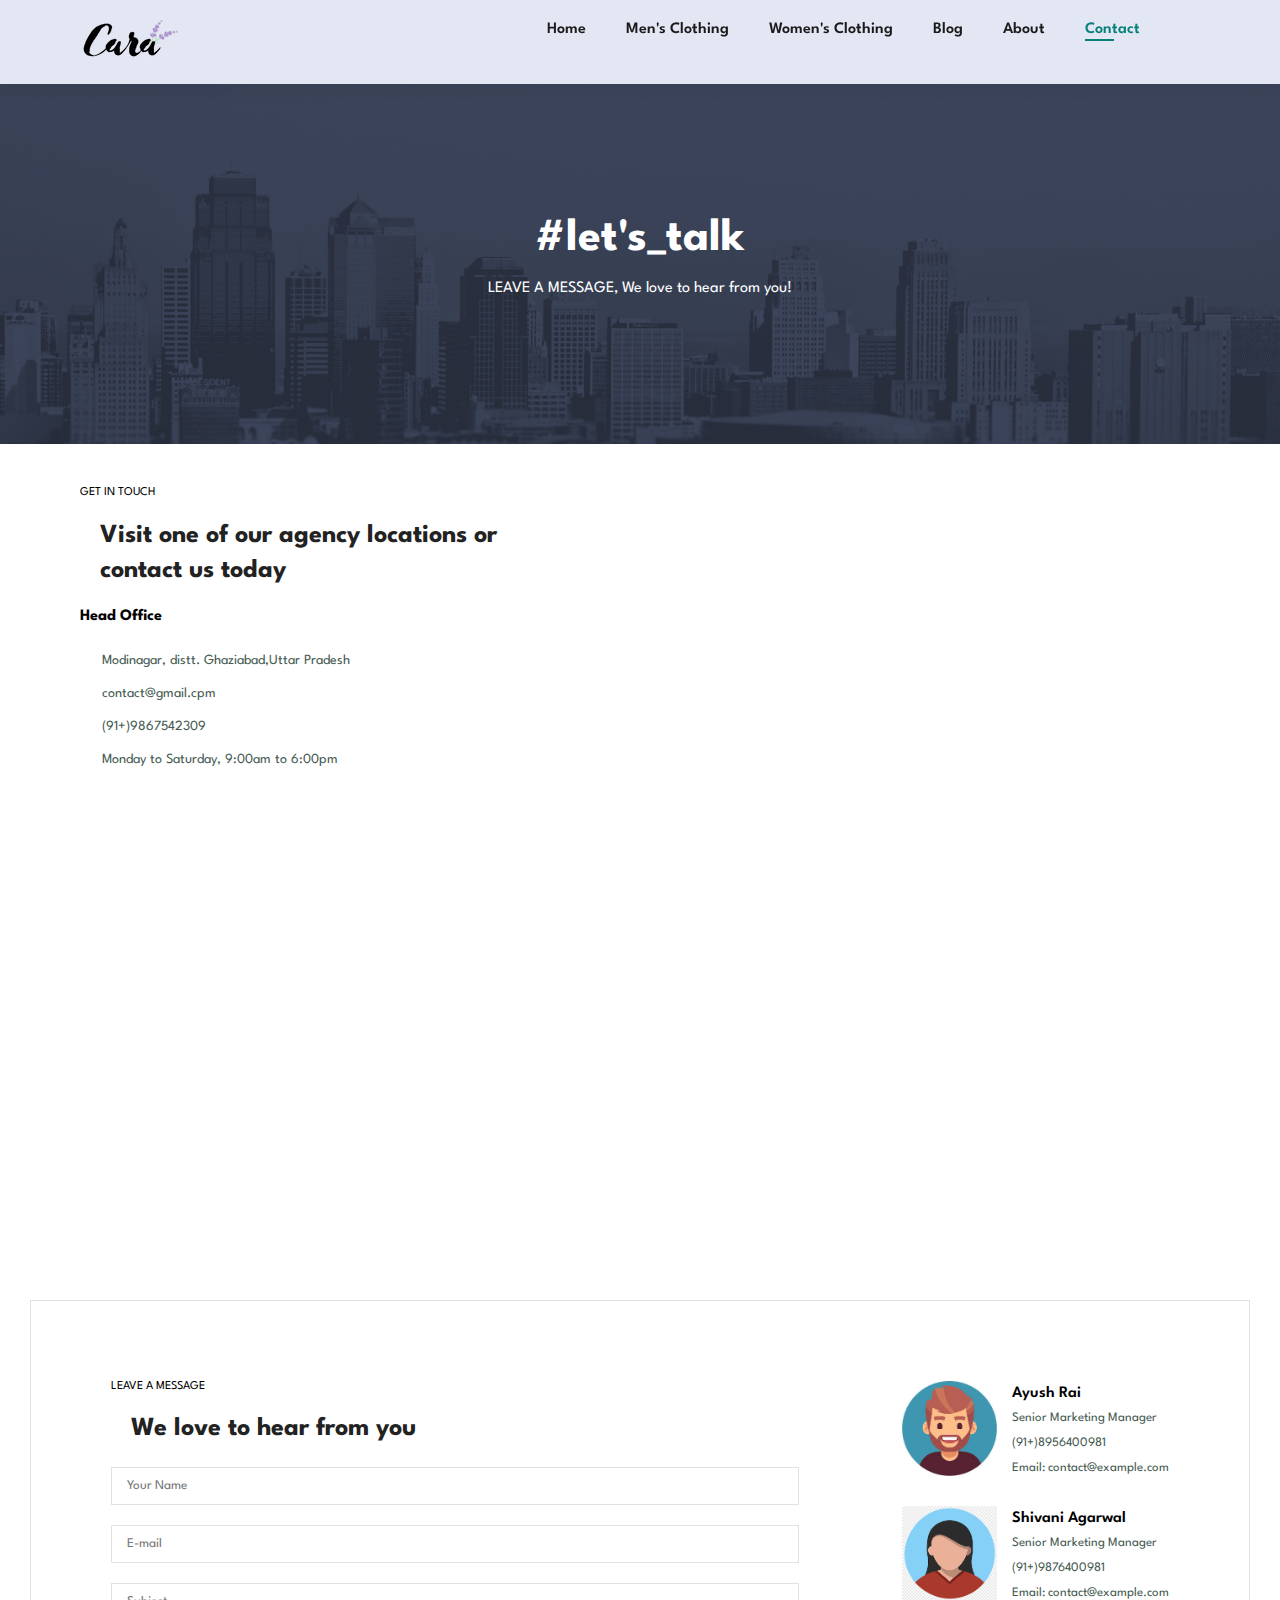
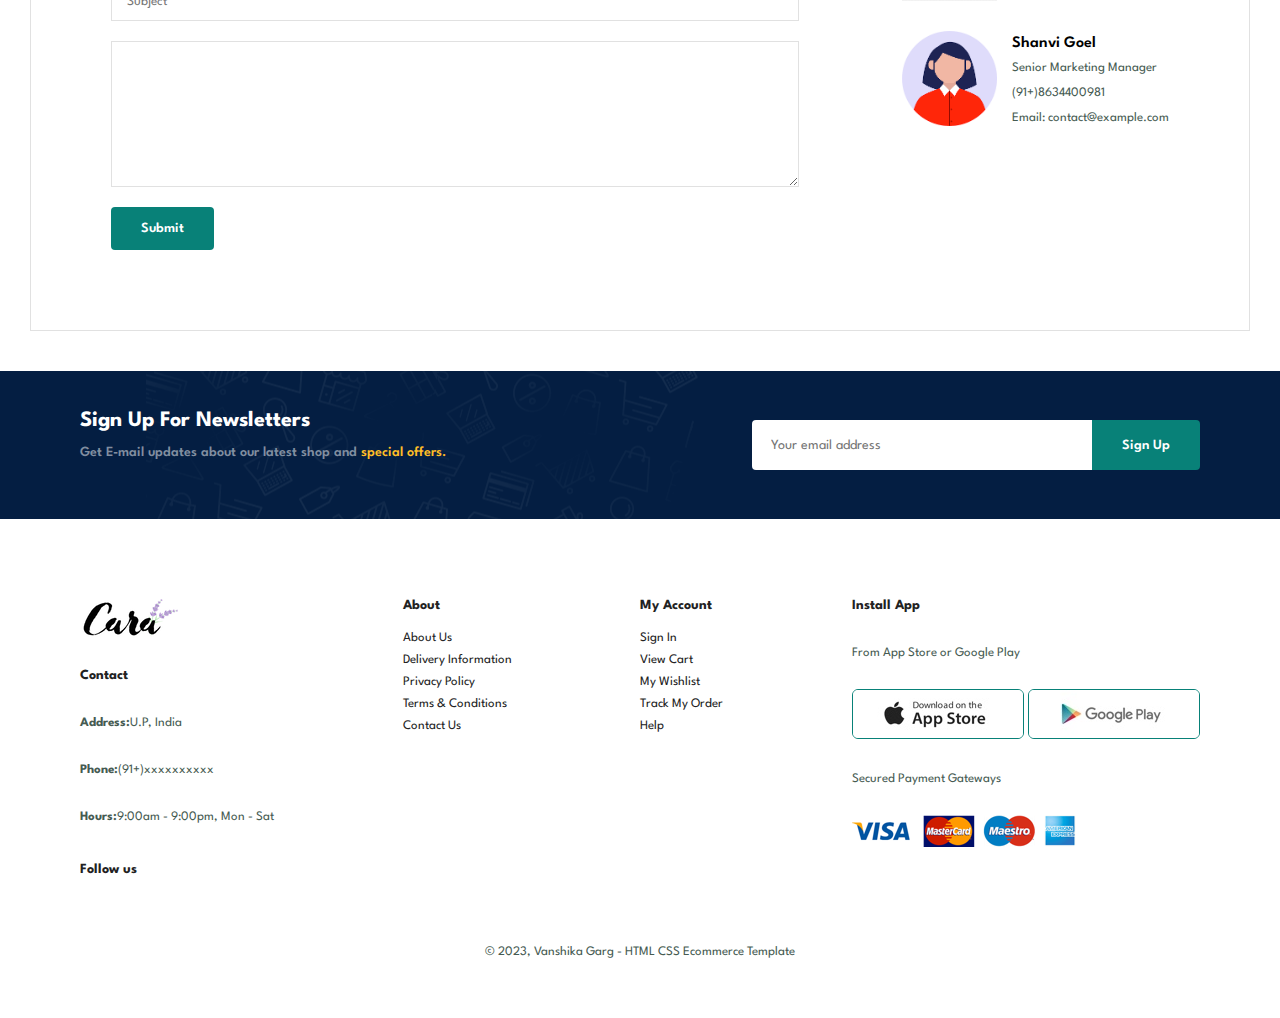
<file: Contact.html>
<!DOCTYPE html>
<html lang="en">
    <head>
        <meta charset="UTF-8">
        <meta http-equiv="X-UA-Compatible" content="IE=edge">
        <meta name="viewport" content="width=device-width, initial-scale=1.0">
        <title>Ecommerce Website</title>
        <link rel="stylesheet" href="https://cdnjs.cloudflare.com/ajax/libs/font-awesome/6.4.2/css/all.min.css" integrity="sha512-z3gLpd7yknf1YoNbCzqRKc4qyor8gaKU1qmn+CShxbuBusANI9QpRohGBreCFkKxLhei6S9CQXFEbbKuqLg0DA==" crossorigin="anonymous" referrerpolicy="no-referrer" />
        <link rel="stylesheet" href="Style.css">
    </head>
    <body>
        <section id="header">
            <a href="#"><img src="Images/logo.png" class="logo" alt=""></a>
            <div>
                <ul id="navbar">
                    <li><a href ="Index.html">Home</a></li>
                    <li><a href="Shop.html">Men's Clothing</a></li>
                    <li><a  href="Shop1.html">Women's Clothing</a></li>
                    <li><a href="Blog.html">Blog</a></li>
                    <li><a href="About.html">About</a></li>
                    <li><a class ="active" href="Contact.html">Contact</a></li>
                    <li id="lg-bag"><a href="Cart.html"><i class="fa fa-shopping-bag" aria-hidden="true"></i></a></li>
                    <a href="#" id="close"><i class="fa fa-times" aria-hidden="true"></i></a>
                </ul>
            </div>
            <div id="mobile">
                <a href="Cart.html"><i class="fa fa-shopping-bag" aria-hidden="true"></i></a>
                <i id="bar" class="fas fa-outdent"></i>
            </div>
        </section>

        <section id="page-header" class="about-header">
            <h2>#let's_talk </h2>
            <p>LEAVE A MESSAGE, We love to hear from you! </p>
        </section>

        <section id="contact-details" class="section-p1">
            <div class="details">
                <span>GET IN TOUCH</span>
                <h2>Visit one of our agency locations or contact us today</h2>
                <h3>Head Office</h3>
                <div>
                    <li>
                        <i class="fa fa-map" aria-hidden="true"></i>
                        <p>Modinagar, distt. Ghaziabad,Uttar Pradesh</p>
                    </li>
                    <li>
                        <i class="fa fa-envelope" aria-hidden="true"></i>
                        <p>contact@gmail.cpm</p>
                    </li>
                    <li>
                        <i class="fa fa-phone" aria-hidden="true"></i>
                        <p>(91+)9867542309</p>
                    </li>
                    <li>
                        <i class="fa fa-clock-o" aria-hidden="true"></i>
                        <p>Monday to Saturday, 9:00am to 6:00pm</p>
                    </li>
                </div>
                <div class="map">
                    <iframe src="https://www.google.com/maps/embed?pb=!1m18!1m12!1m3!1d223978.1567860601!2d77.23021097172581!3d28.69985448155578!2m3!1f0!2f0!3f0!3m2!1i1024!2i768!4f13.1!3m3!1m2!1s0x390cf1bb41c50fdf%3A0xe6f06fd26a7798ba!2sGhaziabad%2C%20Uttar%20Pradesh!5e0!3m2!1sen!2sin!4v1701171301822!5m2!1sen!2sin" width="600" height="450" style="border:0;" allowfullscreen="" loading="lazy" referrerpolicy="no-referrer-when-downgrade"></iframe>
                </div>
            </div>
        </section>

        <section id="form-details">
            <form action="">
                <span>LEAVE A MESSAGE</span>
                <h2>We love to hear from you</h2>
                <input type="text" placeholder="Your Name">
                <input type="text" placeholder="E-mail">
                <input type="text" placeholder="Subject">
                <textarea name="" id="" cols="30" rows="10"></textarea>
                <button class="normal">Submit</button>
            </form>
            <div class="people">
                <div>
                    <img src="People/People1.jpg" alt="">
                    <p><span>Ayush Rai</span>Senior Marketing Manager<br>(91+)8956400981<br>Email: contact@example.com</p>
                </div>
                <div>
                    <img src="People/People2.png" alt="">
                    <p><span>Shivani Agarwal</span>Senior Marketing Manager<br>(91+)9876400981<br>Email: contact@example.com</p>
                </div>
                <div>
                    <img src="People/People3.png" alt="">
                    <p><span>Shanvi Goel</span>Senior Marketing Manager<br>(91+)8634400981<br>Email: contact@example.com</p>
                </div>
            </div>
        </section>

        <section id="newsletter" class="section-p1 section-m1"  >
            <div class="newstext">
                <h4>Sign Up For Newsletters</h4>
                <p>Get E-mail updates about our latest shop and <span>special offers.</span></p>
            </div>
            <div class="form">
                <input type="text" placeholder="Your email address">
                <button class="normal">Sign Up</button>
            </div>
        </section>

        <footer class="section-p1">
            <div class="col">
                <img class="logo" src="Images/logo.png" alt="">
                <h4>Contact</h4>
                <p><strong>Address:</strong>U.P, India</p>
                <p><strong>Phone:</strong>(91+)xxxxxxxxxx</p>
                <p><strong>Hours:</strong>9:00am - 9:00pm, Mon - Sat</p>
                <div class="follow">
                    <h4>Follow us</h4>
                    <div class="icon">
                        <i class="fa fa-facebook" aria-hidden="true"></i>
                        <i class="fa fa-twitter" aria-hidden="true"></i>
                        <i class="fa fa-instagram" aria-hidden="true"></i>
                        <i class="fa fa-pinterest-p" aria-hidden="true"></i>
                        <i class="fa fa-youtube-play" aria-hidden="true"></i>
                    </div>
                </div>
            </div>

            <div class="col">
                <h4>About</h4>
                <a href="#">About Us</a>
                <a href="#">Delivery Information</a>
                <a href="#">Privacy Policy</a>
                <a href="#">Terms & Conditions</a>
                <a href="#">Contact Us</a>
            </div>

            <div class="col">
                <h4>My Account</h4>
                <a href="#">Sign In</a>
                <a href="#">View Cart</a>
                <a href="#">My Wishlist</a>
                <a href="#">Track My Order</a>
                <a href="#">Help</a>
            </div>

            <div class="col install">
                <h4>Install App</h4>
                <p>From App Store or Google Play</p>
                <div class="row">
                    <img src="Images/app.jpg" alt="">
                    <img src="Images/play.jpg" alt="">
                </div>
                <p>Secured Payment Gateways</p>
                <img src="Images/pay.png" alt="">
            </div>
            <div class="copyright">
                <p>© 2023, Vanshika Garg - HTML CSS Ecommerce Template</p>
            </div>
        </footer>




        <script>
            const bar=document.getElementById("bar");
            const close=document.getElementById("close");
            const nav=document.getElementById("navbar");

            if(bar){
                bar.addEventListener('click',()=>{
                    nav.classList.add('active');
                })
            }
            if(close){
                close.addEventListener('click',()=>{
                    nav.classList.remove    ('active');
                })
            }
        </script>
    </body>
</html>
</file>
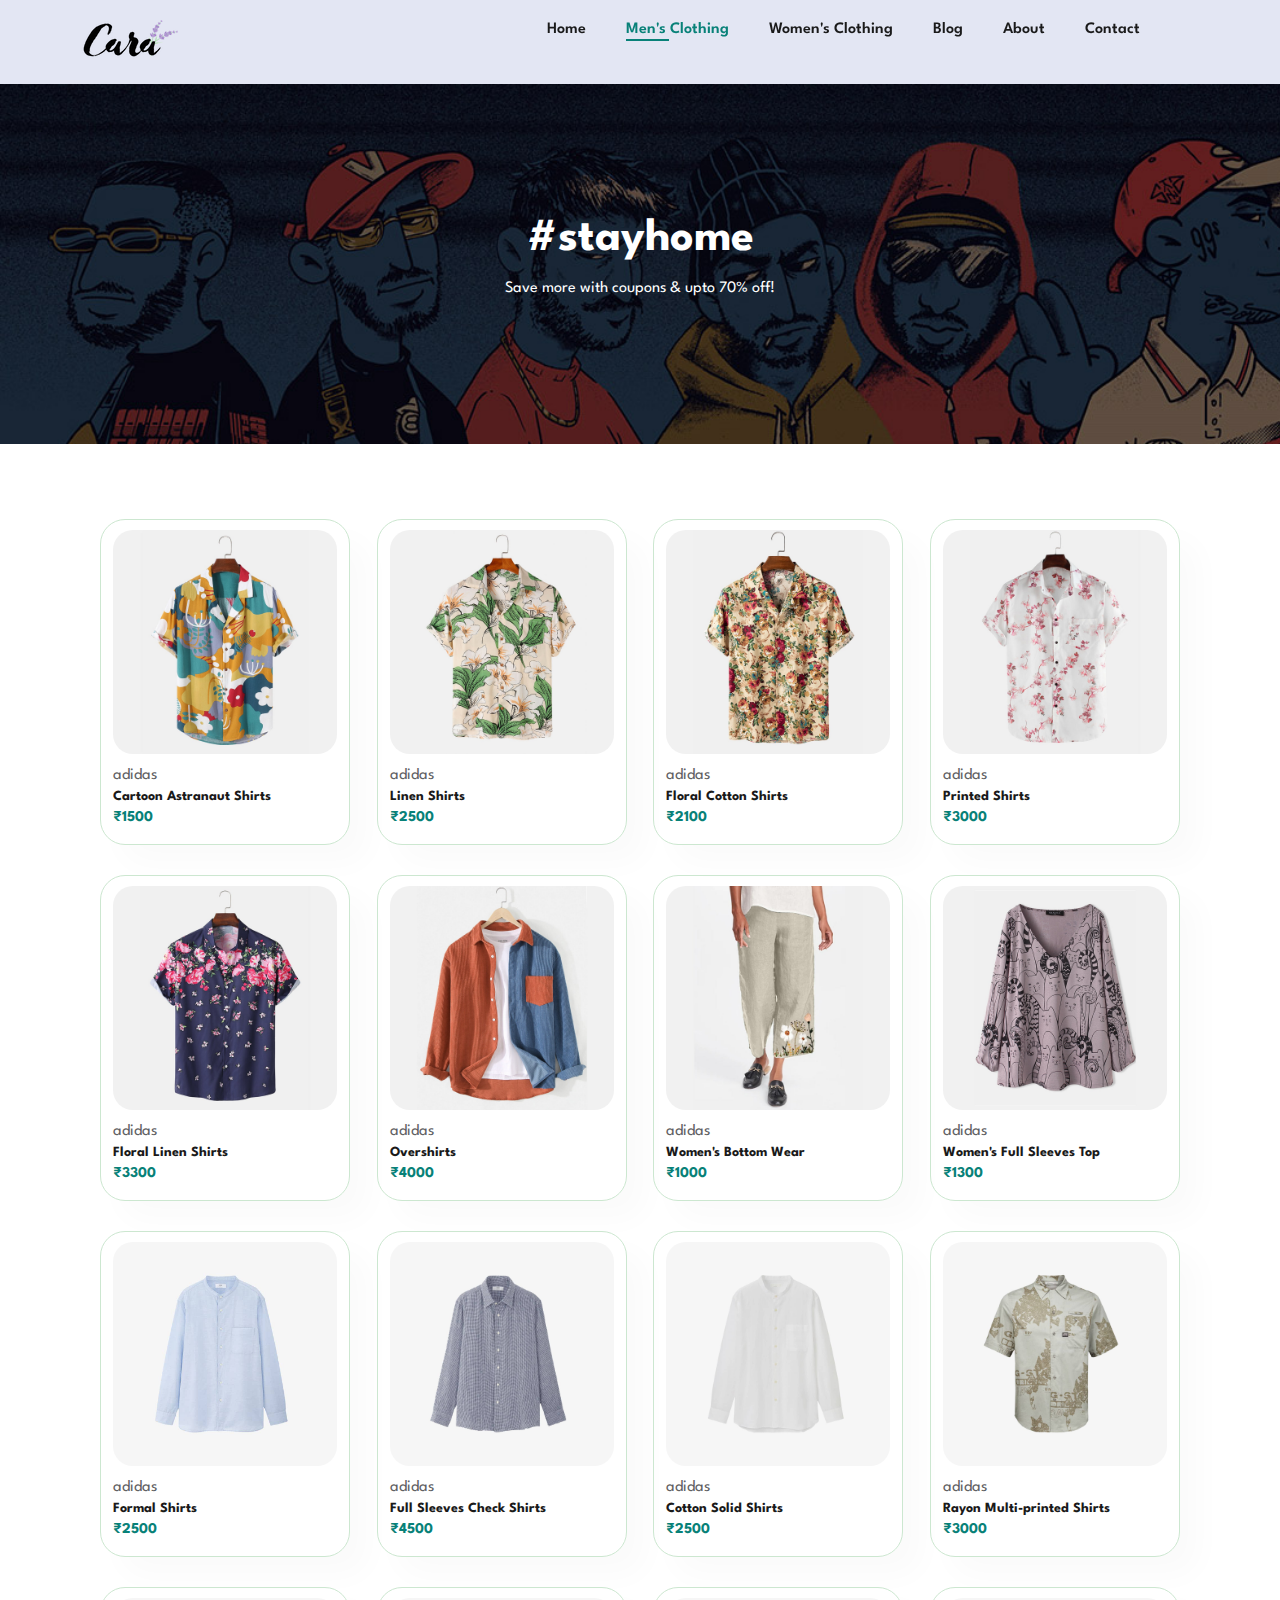
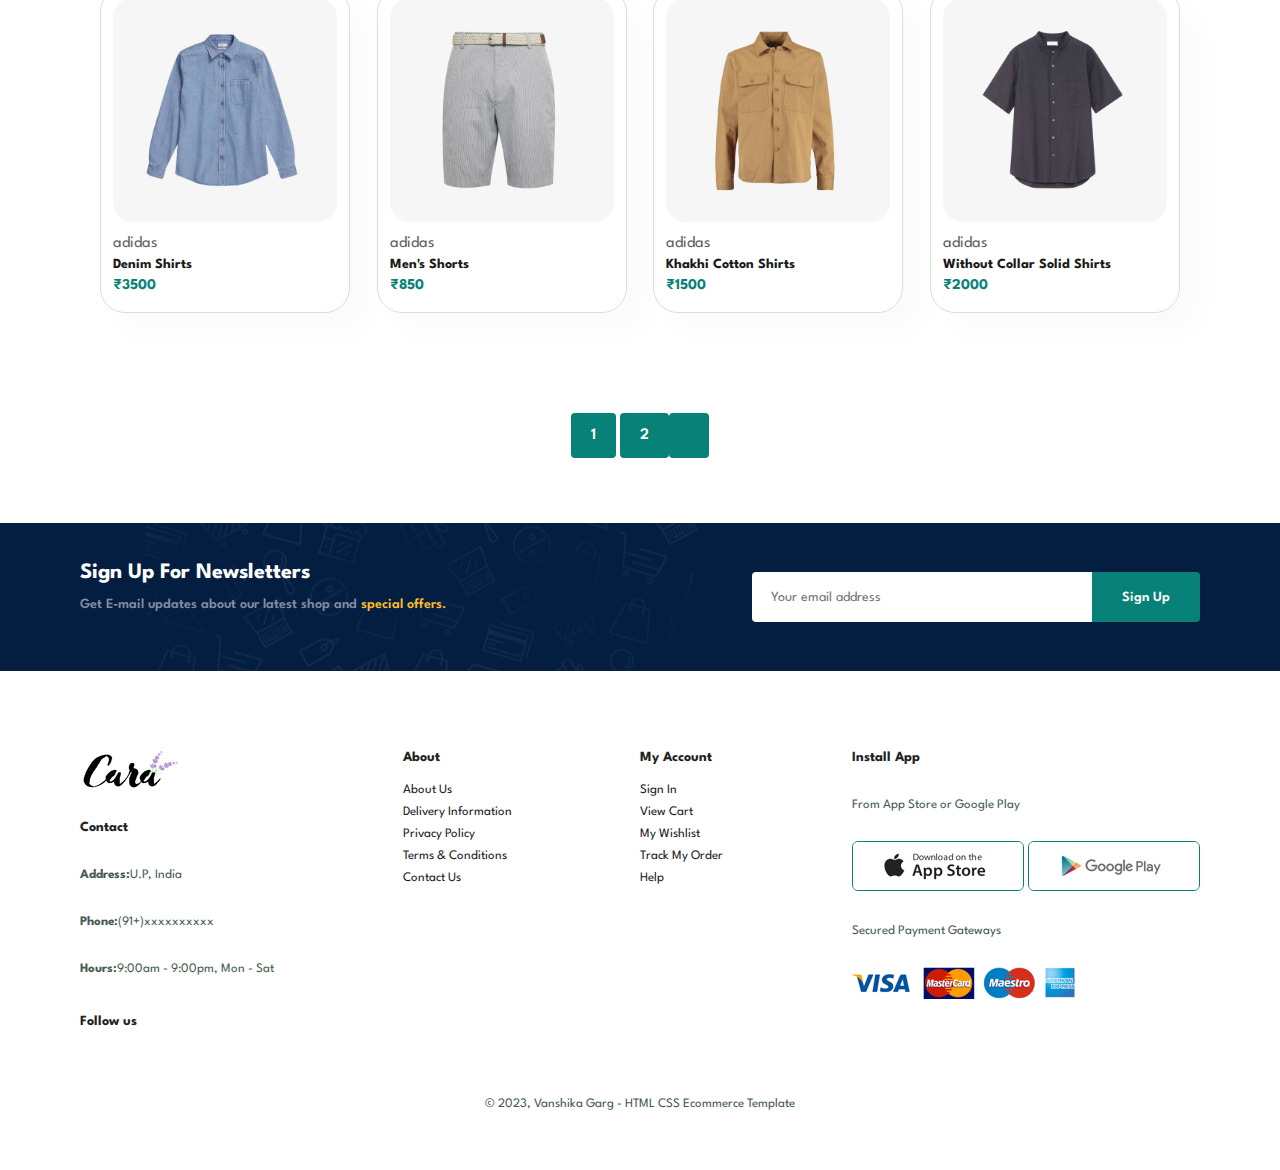
<file: Shop.html>
<!DOCTYPE html>
<html lang="en">
    <head>
        <meta charset="UTF-8">
        <meta http-equiv="X-UA-Compatible" content="IE=edge">
        <meta name="viewport" content="width=device-width, initial-scale=1.0">
        <title>Ecommerce Website</title>
        <link rel="stylesheet" href="https://cdnjs.cloudflare.com/ajax/libs/font-awesome/6.4.2/css/all.min.css" integrity="sha512-z3gLpd7yknf1YoNbCzqRKc4qyor8gaKU1qmn+CShxbuBusANI9QpRohGBreCFkKxLhei6S9CQXFEbbKuqLg0DA==" crossorigin="anonymous" referrerpolicy="no-referrer" />
        <link rel="stylesheet" href="Style.css">
    </head>
    <body>
        <section id="header">
            <a href="#"><img src="Images/logo.png" class="logo" alt=""></a>
            <div>
                <ul id="navbar">
                    <li><a href ="Index.html">Home</a></li>
                    <li><a class ="active" href="Shop.html">Men's Clothing</a></li>
                    <li><a href="Shop1.html">Women's Clothing</a></li>
                    <li><a href="Blog.html">Blog</a></li>
                    <li><a href="About.html">About</a></li>
                    <li><a href="Contact.html">Contact</a></li>
                    <li id="lg-bag"><a href="Cart.html"><i class="fa fa-shopping-bag" aria-hidden="true"></i></a></li>
                    <a href="#" id="close"><i class="fa fa-times" aria-hidden="true"></i></a>
                </ul>
            </div>
            <div id="mobile">
                <a href="Cart.html"><i class="fa fa-shopping-bag" aria-hidden="true"></i></a>
                <i id="bar" class="fas fa-outdent"></i>
            </div>
        </section>

        <section id="page-header">
            <h2>#stayhome</h2>
            <p>Save more with coupons & upto 70% off! </p>
        </section>

        <section id="product1" class="section-p1">
            <div class="pro-container">
                <div class="pro" onclick="window.location.href='Sproduct.html';">
                    <img src="Products/f1.jpg" alt="">
                    <div class="des">
                        <span>adidas</span>
                        <h5>Cartoon Astranaut Shirts</h5>
                        <div class="star">
                            <i class="fas fa-star"></i>
                            <i class="fas fa-star"></i>
                            <i class="fas fa-star"></i>
                            <i class="fas fa-star"></i>
                            <i class="fas fa-star"></i>
                        </div>
                        <h4>₹1500</h4>
                    </div>
                    <a href="#"><i class="fa fa-shopping-cart" aria-hidden="true" style="color: #088178;"></i></a>
                </div>
                <div class="pro">
                    <img src="Products/f2.jpg" alt="">
                    <div class="des">
                        <span>adidas</span>
                        <h5>Linen Shirts</h5>
                        <div class="star">
                            <i class="fas fa-star"></i>
                            <i class="fas fa-star"></i>
                            <i class="fas fa-star"></i>
                            <i class="fas fa-star"></i>
                            <i class="fas fa-star"></i>
                        </div>
                        <h4>₹2500</h4>
                    </div>
                    <a href="#"><i class="fa fa-shopping-cart" aria-hidden="true" style="color: #088178;"></i></a>
                </div>
                <div class="pro">
                    <img src="Products/f3.jpg" alt="">
                    <div class="des">
                        <span>adidas</span>
                        <h5>Floral Cotton Shirts</h5>
                        <div class="star">
                            <i class="fas fa-star"></i>
                            <i class="fas fa-star"></i>
                            <i class="fas fa-star"></i>
                            <i class="fas fa-star"></i>
                            <i class="fas fa-star"></i>
                        </div>
                        <h4>₹2100</h4>
                    </div>
                    <a href="#"><i class="fa fa-shopping-cart" aria-hidden="true" style="color: #088178;"></i></a>
                </div>
                <div class="pro">
                    <img src="Products/f4.jpg" alt="">
                    <div class="des">
                        <span>adidas</span>
                        <h5>Printed Shirts</h5>
                        <div class="star">
                            <i class="fas fa-star"></i>
                            <i class="fas fa-star"></i>
                            <i class="fas fa-star"></i>
                            <i class="fas fa-star"></i>
                            <i class="fas fa-star"></i>
                        </div>
                        <h4>₹3000</h4>
                    </div>
                    <a href="#"><i class="fa fa-shopping-cart" aria-hidden="true" style="color: #088178;"></i></a>
                </div>
                <div class="pro">
                    <img src="Products/f5.jpg" alt="">
                    <div class="des">
                        <span>adidas</span>
                        <h5>Floral Linen Shirts</h5>
                        <div class="star">
                            <i class="fas fa-star"></i>
                            <i class="fas fa-star"></i>
                            <i class="fas fa-star"></i>
                            <i class="fas fa-star"></i>
                            <i class="fas fa-star"></i>
                        </div>
                        <h4>₹3300</h4>
                    </div>
                    <a href="#"><i class="fa fa-shopping-cart" aria-hidden="true" style="color: #088178;"></i></a>
                </div>
                <div class="pro">
                    <img src="Products/f6.jpg" alt="">
                    <div class="des">
                        <span>adidas</span>
                        <h5>Overshirts</h5>
                        <div class="star">
                            <i class="fas fa-star"></i>
                            <i class="fas fa-star"></i>
                            <i class="fas fa-star"></i>
                            <i class="fas fa-star"></i>
                            <i class="fas fa-star"></i>
                        </div>
                        <h4>₹4000</h4>
                    </div>
                    <a href="#"><i class="fa fa-shopping-cart" aria-hidden="true" style="color: #088178;"></i></a>
                </div>
                <div class="pro">
                    <img src="Products/f7.jpg" alt="">
                    <div class="des">
                        <span>adidas</span>
                        <h5>Women's Bottom Wear</h5>
                        <div class="star">
                            <i class="fas fa-star"></i>
                            <i class="fas fa-star"></i>
                            <i class="fas fa-star"></i>
                            <i class="fas fa-star"></i>
                            <i class="fas fa-star"></i>
                        </div>
                        <h4>₹1000</h4>
                    </div>
                    <a href="#"><i class="fa fa-shopping-cart" aria-hidden="true" style="color: #088178;"></i></a>
                </div>
                <div class="pro">
                    <img src="Products/f8.jpg" alt="">
                    <div class="des">
                        <span>adidas</span>
                        <h5>Women's Full Sleeves Top</h5>
                        <div class="star">
                            <i class="fas fa-star"></i>
                            <i class="fas fa-star"></i>
                            <i class="fas fa-star"></i>
                            <i class="fas fa-star"></i>
                            <i class="fas fa-star"></i>
                        </div>
                        <h4>₹1300</h4>
                    </div>
                    <a href="#"><i class="fa fa-shopping-cart" aria-hidden="true" style="color: #088178;"></i></a>
                </div>
           
                <div class="pro">
                    <img src="Products/n1.jpg" alt="">
                    <div class="des">
                        <span>adidas</span>
                        <h5>Formal Shirts</h5>
                        <div class="star">
                            <i class="fas fa-star"></i>
                            <i class="fas fa-star"></i>
                            <i class="fas fa-star"></i>
                            <i class="fas fa-star"></i>
                            <i class="fas fa-star"></i>
                        </div>
                        <h4>₹2500</h4>
                    </div>
                    <a href="#"><i class="fa fa-shopping-cart" aria-hidden="true" style="color: #088178;"></i></a>
                </div>
                <div class="pro">
                    <img src="Products/n2.jpg" alt="">
                    <div class="des">
                        <span>adidas</span>
                        <h5>Full Sleeves Check Shirts</h5>
                        <div class="star">
                            <i class="fas fa-star"></i>
                            <i class="fas fa-star"></i>
                            <i class="fas fa-star"></i>
                            <i class="fas fa-star"></i>
                            <i class="fas fa-star"></i>
                        </div>
                        <h4>₹4500</h4>
                    </div>
                    <a href="#"><i class="fa fa-shopping-cart" aria-hidden="true" style="color: #088178;"></i></a>
                </div>
                <div class="pro">
                    <img src="Products/n3.jpg" alt="">
                    <div class="des">
                        <span>adidas</span>
                        <h5>Cotton Solid Shirts</h5>
                        <div class="star">
                            <i class="fas fa-star"></i>
                            <i class="fas fa-star"></i>
                            <i class="fas fa-star"></i>
                            <i class="fas fa-star"></i>
                            <i class="fas fa-star"></i>
                        </div>
                        <h4>₹2500</h4>
                    </div>
                    <a href="#"><i class="fa fa-shopping-cart" aria-hidden="true" style="color: #088178;"></i></a>
                </div>
                <div class="pro">
                    <img src="Products/n4.jpg" alt="">
                    <div class="des">
                        <span>adidas</span>
                        <h5>Rayon Multi-printed Shirts</h5>
                        <div class="star">
                            <i class="fas fa-star"></i>
                            <i class="fas fa-star"></i>
                            <i class="fas fa-star"></i>
                            <i class="fas fa-star"></i>
                            <i class="fas fa-star"></i>
                        </div>
                        <h4>₹3000</h4>
                    </div>
                    <a href="#"><i class="fa fa-shopping-cart" aria-hidden="true" style="color: #088178;"></i></i></a>
                </div>
                <div class="pro">
                    <img src="Products/n5.jpg" alt="">
                    <div class="des">
                        <span>adidas</span>
                        <h5>Denim Shirts</h5>
                        <div class="star">
                            <i class="fas fa-star"></i>
                            <i class="fas fa-star"></i>
                            <i class="fas fa-star"></i>
                            <i class="fas fa-star"></i>
                            <i class="fas fa-star"></i>
                        </div>
                        <h4>₹3500</h4>
                    </div>
                    <a href="#"><i class="fa fa-shopping-cart" aria-hidden="true" style="color: #088178;"></i></a>
                </div>
                <div class="pro">
                    <img src="Products/n6.jpg" alt="">
                    <div class="des">
                        <span>adidas</span>
                        <h5>Men's Shorts</h5>
                        <div class="star">
                            <i class="fas fa-star"></i>
                            <i class="fas fa-star"></i>
                            <i class="fas fa-star"></i>
                            <i class="fas fa-star"></i>
                            <i class="fas fa-star"></i>
                        </div>
                        <h4>₹850</h4>
                    </div>
                    <a href="#"><i class="fa fa-shopping-cart" aria-hidden="true" style="color: #088178;"></i></a>
                </div>
                <div class="pro">
                    <img src="Products/n7.jpg" alt="">
                    <div class="des">
                        <span>adidas</span>
                        <h5>Khakhi Cotton Shirts</h5>
                        <div class="star">
                            <i class="fas fa-star"></i>
                            <i class="fas fa-star"></i>
                            <i class="fas fa-star"></i>
                            <i class="fas fa-star"></i>
                            <i class="fas fa-star"></i>
                        </div>
                        <h4>₹1500</h4>
                    </div>
                    <a href="#"><i class="fa fa-shopping-cart" aria-hidden="true" style="color: #088178;"></i></a>
                </div>
                <div class="pro">
                    <img src="Products/n8.jpg" alt="">
                    <div class="des">
                        <span>adidas</span>
                        <h5>Without Collar Solid Shirts</h5>
                        <div class="star">
                            <i class="fas fa-star"></i>
                            <i class="fas fa-star"></i>
                            <i class="fas fa-star"></i>
                            <i class="fas fa-star"></i>
                            <i class="fas fa-star"></i>
                        </div>
                        <h4>₹2000</h4>
                    </div>
                    <a href="#"><i class="fa fa-shopping-cart" aria-hidden="true" style="color: #088178;"></i></a>
                </div>
            </div>

        </section>

        <section id="pagination" class="section-p1">
            <a href="#">1</a>
            <a href="#">2</a>
            <a href="#"><i class="fa fa-arrow-right" aria-hidden="true"></i></a>

        </section>

        <section id="newsletter" class="section-p1 section-m1"  >
            <div class="newstext">
                <h4>Sign Up For Newsletters</h4>
                <p>Get E-mail updates about our latest shop and <span>special offers.</span></p>
            </div>
            <div class="form">
                <input type="text" placeholder="Your email address">
                <button class="normal">Sign Up</button>
            </div>
        </section>

        <footer class="section-p1">
            <div class="col">
                <img class="logo" src="Images/logo.png" alt="">
                <h4>Contact</h4>
                <p><strong>Address:</strong>U.P, India</p>
                <p><strong>Phone:</strong>(91+)xxxxxxxxxx</p>
                <p><strong>Hours:</strong>9:00am - 9:00pm, Mon - Sat</p>
                <div class="follow">
                    <h4>Follow us</h4>
                    <div class="icon">
                        <i class="fa fa-facebook" aria-hidden="true"></i>
                        <i class="fa fa-twitter" aria-hidden="true"></i>
                        <i class="fa fa-instagram" aria-hidden="true"></i>
                        <i class="fa fa-pinterest-p" aria-hidden="true"></i>
                        <i class="fa fa-youtube-play" aria-hidden="true"></i>
                    </div>
                </div>
            </div>

            <div class="col">
                <h4>About</h4>
                <a href="#">About Us</a>
                <a href="#">Delivery Information</a>
                <a href="#">Privacy Policy</a>
                <a href="#">Terms & Conditions</a>
                <a href="#">Contact Us</a>
            </div>

            <div class="col">
                <h4>My Account</h4>
                <a href="#">Sign In</a>
                <a href="#">View Cart</a>
                <a href="#">My Wishlist</a>
                <a href="#">Track My Order</a>
                <a href="#">Help</a>
            </div>

            <div class="col install">
                <h4>Install App</h4>
                <p>From App Store or Google Play</p>
                <div class="row">
                    <img src="Images/app.jpg" alt="">
                    <img src="Images/play.jpg" alt="">
                </div>
                <p>Secured Payment Gateways</p>
                <img src="Images/pay.png" alt="">
            </div>
            <div class="copyright">
                <p>© 2023, Vanshika Garg - HTML CSS Ecommerce Template</p>
            </div>
        </footer>




        <script>
            const bar=document.getElementById("bar");
            const close=document.getElementById("close");
            const nav=document.getElementById("navbar");

            if(bar){
                bar.addEventListener('click',()=>{
                    nav.classList.add('active');
                })
            }
            if(close){
                close.addEventListener('click',()=>{
                    nav.classList.remove    ('active');
                })
            }
        </script>
    </body>
</html>
</file>
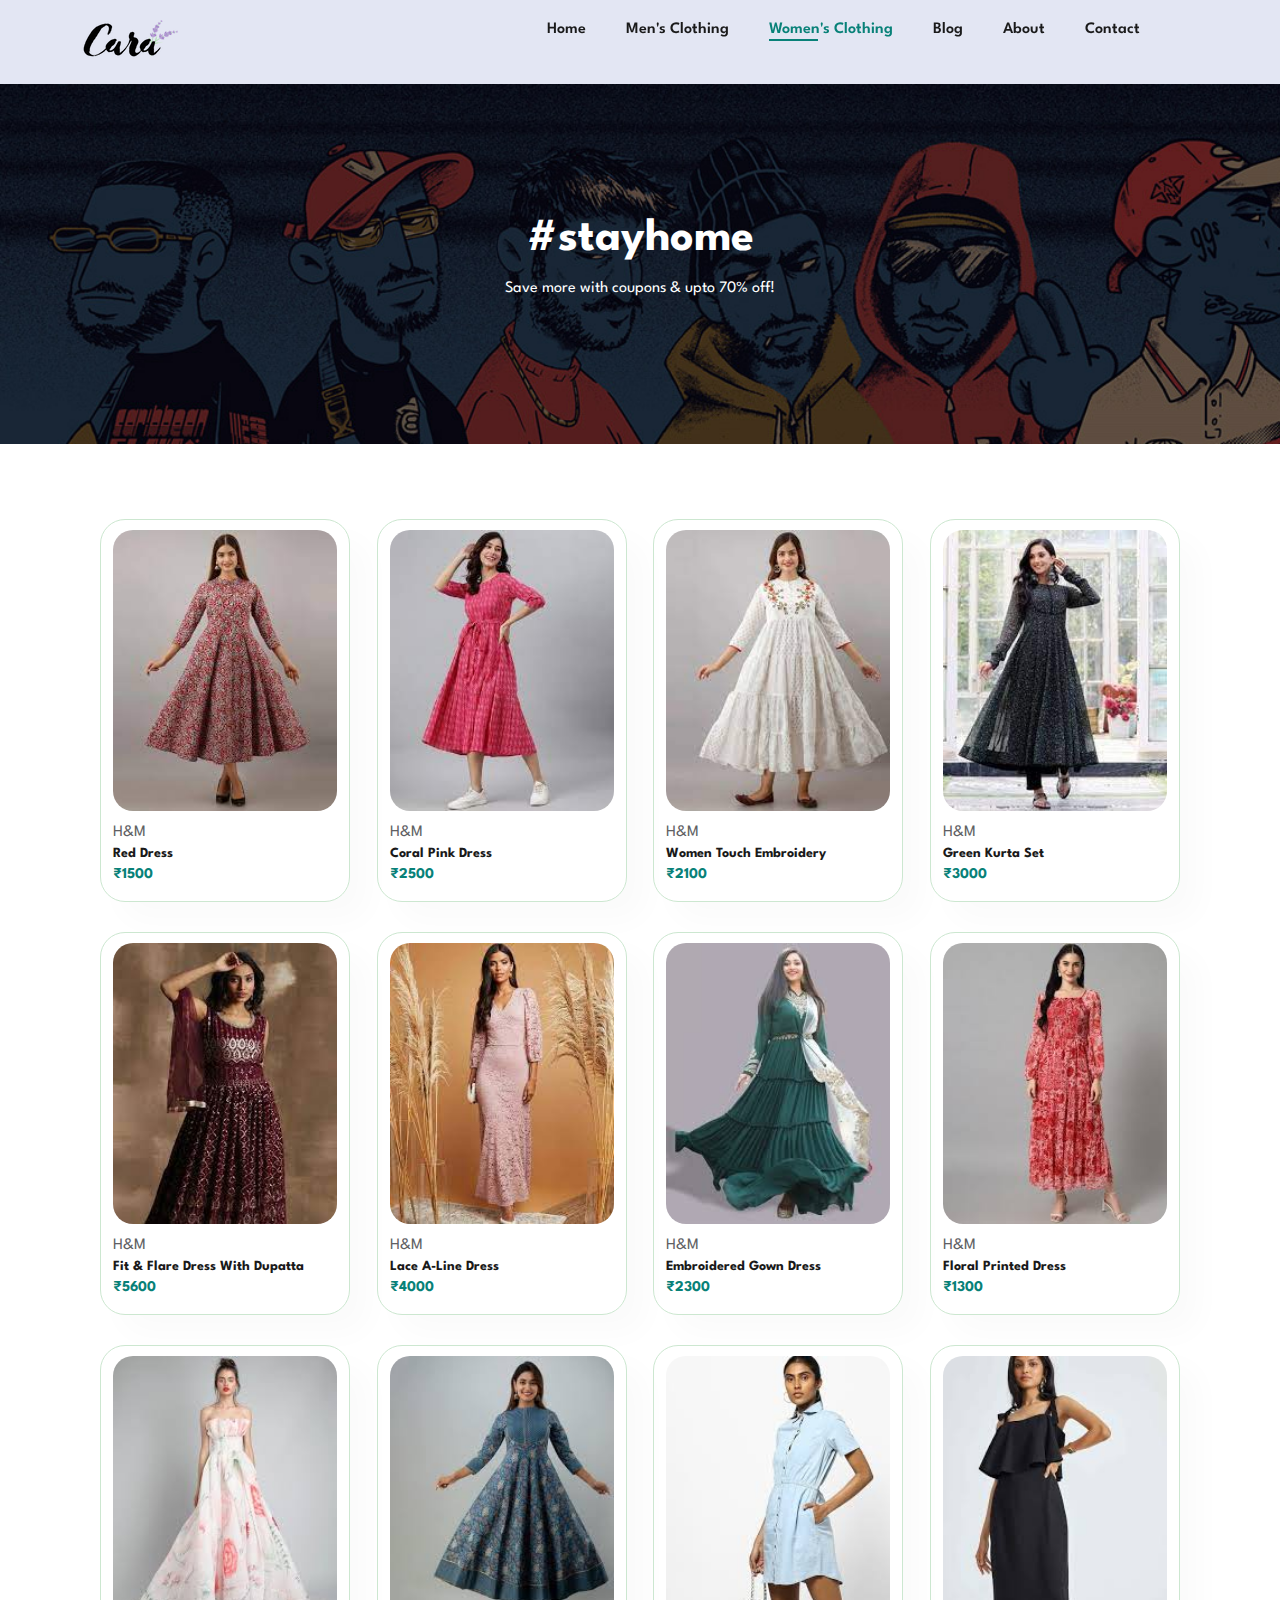
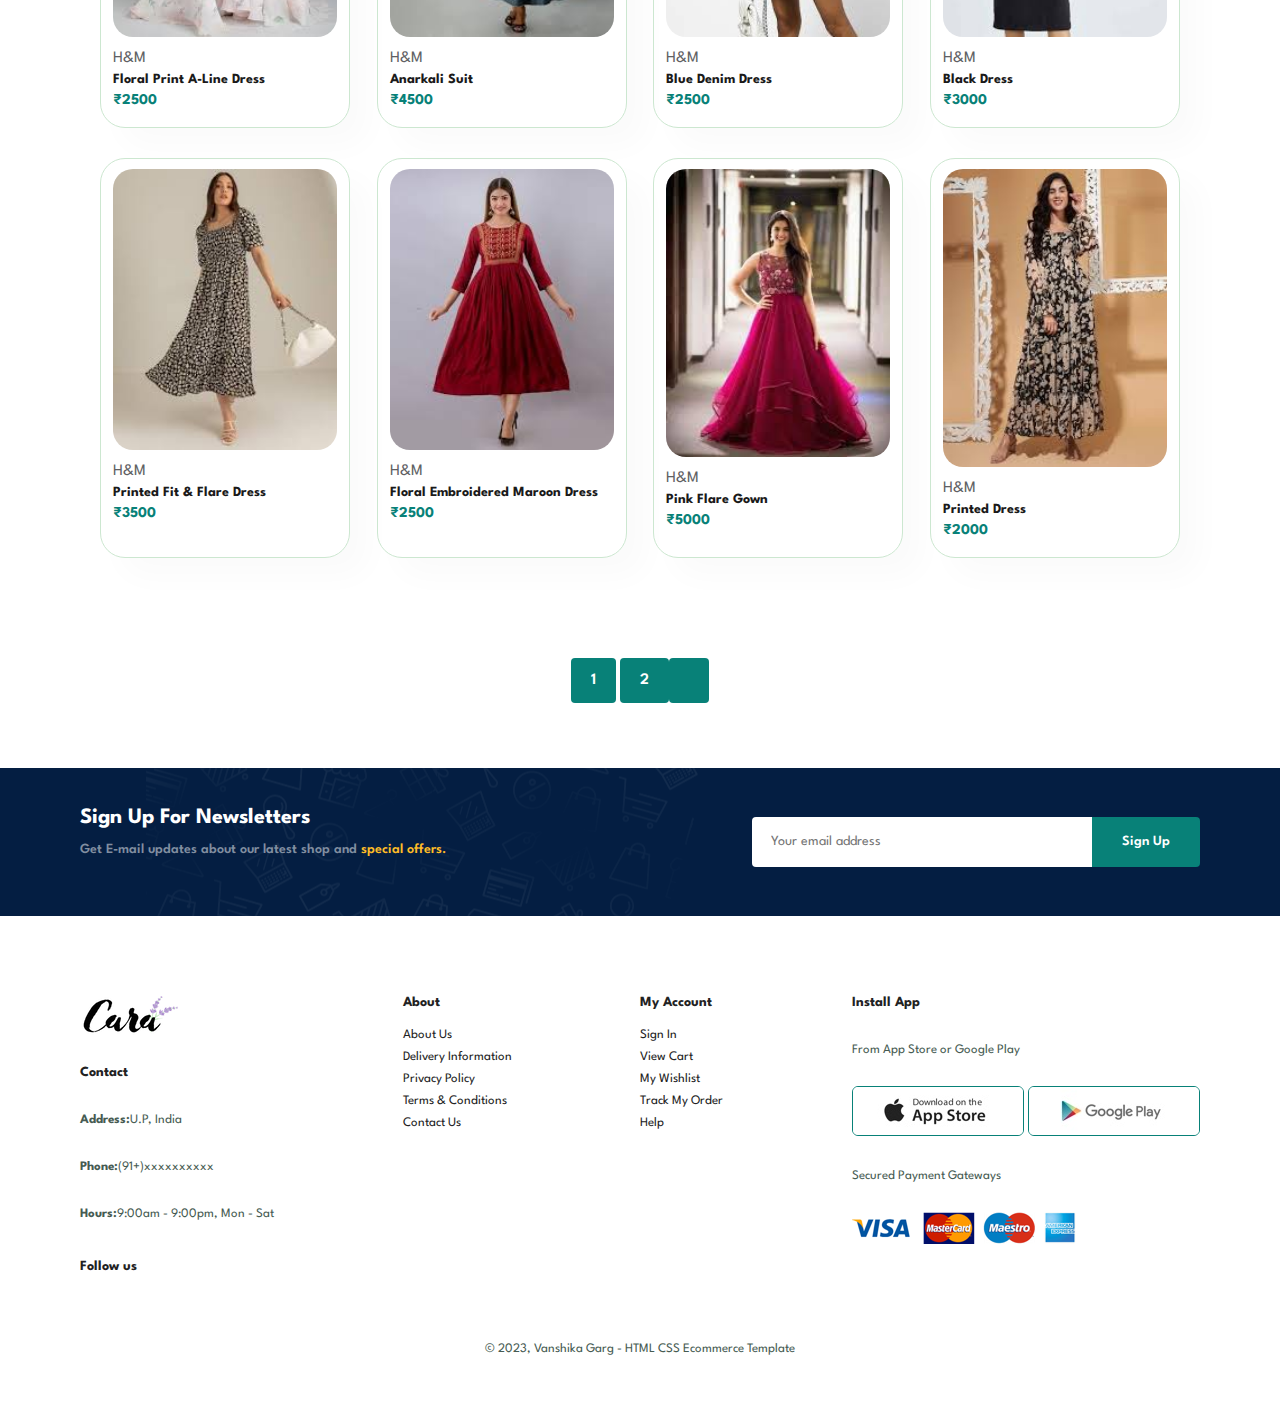
<file: Shop1.html>
<!DOCTYPE html>
<html lang="en">
    <head>
        <meta charset="UTF-8">
        <meta http-equiv="X-UA-Compatible" content="IE=edge">
        <meta name="viewport" content="width=device-width, initial-scale=1.0">
        <title>Ecommerce Website</title>
        <link rel="stylesheet" href="https://cdnjs.cloudflare.com/ajax/libs/font-awesome/6.4.2/css/all.min.css" integrity="sha512-z3gLpd7yknf1YoNbCzqRKc4qyor8gaKU1qmn+CShxbuBusANI9QpRohGBreCFkKxLhei6S9CQXFEbbKuqLg0DA==" crossorigin="anonymous" referrerpolicy="no-referrer" />
        <link rel="stylesheet" href="Style.css">
    </head>
    <body>
        <section id="header">
            <a href="#"><img src="Images/logo.png" class="logo" alt=""></a>
            <div>
                <ul id="navbar">
                    <li><a href ="Index.html">Home</a></li>
                    <li><a href="Shop.html">Men's Clothing</a></li>
                    <li><a class ="active" href="Shop1.html">Women's Clothing</a></li>
                    <li><a href="Blog.html">Blog</a></li>
                    <li><a href="About.html">About</a></li>
                    <li><a href="Contact.html">Contact</a></li>
                    <li id="lg-bag"><a href="Cart.html"><i class="fa fa-shopping-bag" aria-hidden="true"></i></a></li>
                    <a href="#" id="close"><i class="fa fa-times" aria-hidden="true"></i></a>
                </ul>
            </div>
            <div id="mobile">
                <a href="Cart.html"><i class="fa fa-shopping-bag" aria-hidden="true"></i></a>
                <i id="bar" class="fas fa-outdent"></i>
            </div>
        </section>

        <section id="page-header">
            <h2>#stayhome</h2>
            <p>Save more with coupons & upto 70% off! </p>
        </section>

        <section id="product1" class="section-p1">
            <div class="pro-container">
                <div class="pro" onclick="window.location.href='Sproduct1.html';">
                    <img src="Dresses/Dress1.jpg" alt="">
                    <div class="des">
                        <span>H&M</span>
                        <h5>Red Dress</h5>
                        <div class="star">
                            <i class="fas fa-star"></i>
                            <i class="fas fa-star"></i>
                            <i class="fas fa-star"></i>
                            <i class="fas fa-star"></i>
                            <i class="fas fa-star"></i>
                        </div>
                        <h4>₹1500</h4>
                    </div>
                    <a href="#"><i class="fa fa-shopping-cart" aria-hidden="true" style="color: #088178;"></i></a>
                </div>
                <div class="pro">
                    <img src="Dresses/Dress2.jpg" alt="">
                    <div class="des">
                        <span>H&M</span>
                        <h5>Coral Pink Dress</h5>
                        <div class="star">
                            <i class="fas fa-star"></i>
                            <i class="fas fa-star"></i>
                            <i class="fas fa-star"></i>
                            <i class="fas fa-star"></i>
                            <i class="fas fa-star"></i>
                        </div>
                        <h4>₹2500</h4>
                    </div>
                    <a href="#"><i class="fa fa-shopping-cart" aria-hidden="true" style="color: #088178;"></i></a>
                </div>
                <div class="pro">
                    <img src="Dresses/Dress17.jpg" alt="">
                    <div class="des">
                        <span>H&M</span>
                        <h5>Women Touch Embroidery</h5>
                        <div class="star">
                            <i class="fas fa-star"></i>
                            <i class="fas fa-star"></i>
                            <i class="fas fa-star"></i>
                            <i class="fas fa-star"></i>
                            <i class="fas fa-star"></i>
                        </div>
                        <h4>₹2100</h4>
                    </div>
                    <a href="#"><i class="fa fa-shopping-cart" aria-hidden="true" style="color: #088178;"></i></a>
                </div>
                <div class="pro">
                    <img src="Dresses/Dress4.jpg" alt="">
                    <div class="des">
                        <span>H&M</span>
                        <h5>Green Kurta Set</h5>
                        <div class="star">
                            <i class="fas fa-star"></i>
                            <i class="fas fa-star"></i>
                            <i class="fas fa-star"></i>
                            <i class="fas fa-star"></i>
                            <i class="fas fa-star"></i>
                        </div>
                        <h4>₹3000</h4>
                    </div>
                    <a href="#"><i class="fa fa-shopping-cart" aria-hidden="true" style="color: #088178;"></i></a>
                </div>
                <div class="pro">
                    <img src="Dresses/Dress18.jpg" alt="">
                    <div class="des">
                        <span>H&M</span>
                        <h5>Fit & Flare Dress With Dupatta</h5>
                        <div class="star">
                            <i class="fas fa-star"></i>
                            <i class="fas fa-star"></i>
                            <i class="fas fa-star"></i>
                            <i class="fas fa-star"></i>
                            <i class="fas fa-star"></i>
                        </div>
                        <h4>₹5600</h4>
                    </div>
                    <a href="#"><i class="fa fa-shopping-cart" aria-hidden="true" style="color: #088178;"></i></a>
                </div>
                <div class="pro">
                    <img src="Dresses/Dress19.jpg" alt="">
                    <div class="des">
                        <span>H&M</span>
                        <h5>Lace A-Line Dress</h5>
                        <div class="star">
                            <i class="fas fa-star"></i>
                            <i class="fas fa-star"></i>
                            <i class="fas fa-star"></i>
                            <i class="fas fa-star"></i>
                            <i class="fas fa-star"></i>
                        </div>
                        <h4>₹4000</h4>
                    </div>
                    <a href="#"><i class="fa fa-shopping-cart" aria-hidden="true" style="color: #088178;"></i></a>
                </div>
                <div class="pro">
                    <img src="Dresses/Dress22.jpg" alt="">
                    <div class="des">
                        <span>H&M</span>
                        <h5>Embroidered Gown Dress</h5>
                        <div class="star">
                            <i class="fas fa-star"></i>
                            <i class="fas fa-star"></i>
                            <i class="fas fa-star"></i>
                            <i class="fas fa-star"></i>
                            <i class="fas fa-star"></i>
                        </div>
                        <h4>₹2300</h4>
                    </div>
                    <a href="#"><i class="fa fa-shopping-cart" aria-hidden="true" style="color: #088178;"></i></a>
                </div>
                <div class="pro">
                    <img src="Dresses/Dress21.jpg" alt="">
                    <div class="des">
                        <span>H&M</span>
                        <h5>Floral Printed Dress</h5>
                        <div class="star">
                            <i class="fas fa-star"></i>
                            <i class="fas fa-star"></i>
                            <i class="fas fa-star"></i>
                            <i class="fas fa-star"></i>
                            <i class="fas fa-star"></i>
                        </div>
                        <h4>₹1300</h4>
                    </div>
                    <a href="#"><i class="fa fa-shopping-cart" aria-hidden="true" style="color: #088178;"></i></a>
                </div>
           
                <div class="pro">
                    <img src="Dresses/Dress27.jpg" alt="">
                    <div class="des">
                        <span>H&M</span>
                        <h5>Floral Print A-Line Dress</h5>
                        <div class="star">
                            <i class="fas fa-star"></i>
                            <i class="fas fa-star"></i>
                            <i class="fas fa-star"></i>
                            <i class="fas fa-star"></i>
                            <i class="fas fa-star"></i>
                        </div>
                        <h4>₹2500</h4>
                    </div>
                    <a href="#"><i class="fa fa-shopping-cart" aria-hidden="true" style="color: #088178;"></i></a>
                </div>
                <div class="pro">
                    <img src="Dresses/Dress23.jpg" alt="">
                    <div class="des">
                        <span>H&M</span>
                        <h5>Anarkali Suit</h5>
                        <div class="star">
                            <i class="fas fa-star"></i>
                            <i class="fas fa-star"></i>
                            <i class="fas fa-star"></i>
                            <i class="fas fa-star"></i>
                            <i class="fas fa-star"></i>
                        </div>
                        <h4>₹4500</h4>
                    </div>
                    <a href="#"><i class="fa fa-shopping-cart" aria-hidden="true" style="color: #088178;"></i></a>
                </div>
                <div class="pro">
                    <img src="Dresses/Dress24.jpg" alt="">
                    <div class="des">
                        <span>H&M</span>
                        <h5>Blue Denim Dress</h5>
                        <div class="star">
                            <i class="fas fa-star"></i>
                            <i class="fas fa-star"></i>
                            <i class="fas fa-star"></i>
                            <i class="fas fa-star"></i>
                            <i class="fas fa-star"></i>
                        </div>
                        <h4>₹2500</h4>
                    </div>
                    <a href="#"><i class="fa fa-shopping-cart" aria-hidden="true" style="color: #088178;"></i></a>
                </div>
                <div class="pro">
                    <img src="Dresses/Dress25.jpg" alt="">
                    <div class="des">
                        <span>H&M</span>
                        <h5>Black Dress</h5>
                        <div class="star">
                            <i class="fas fa-star"></i>
                            <i class="fas fa-star"></i>
                            <i class="fas fa-star"></i>
                            <i class="fas fa-star"></i>
                            <i class="fas fa-star"></i>
                        </div>
                        <h4>₹3000</h4>
                    </div>
                    <a href="#"><i class="fa fa-shopping-cart" aria-hidden="true" style="color: #088178;"></i></i></a>
                </div>
                <div class="pro">
                    <img src="Dresses/Dress13.jpg" alt="">
                    <div class="des">
                        <span>H&M</span>
                        <h5>Printed Fit & Flare Dress</h5>
                        <div class="star">
                            <i class="fas fa-star"></i>
                            <i class="fas fa-star"></i>
                            <i class="fas fa-star"></i>
                            <i class="fas fa-star"></i>
                            <i class="fas fa-star"></i>
                        </div>
                        <h4>₹3500</h4>
                    </div>
                    <a href="#"><i class="fa fa-shopping-cart" aria-hidden="true" style="color: #088178;"></i></a>
                </div>
                <div class="pro">
                    <img src="Dresses/Dress26.jpg" alt="">
                    <div class="des">
                        <span>H&M</span>
                        <h5>Floral Embroidered Maroon Dress</h5>
                        <div class="star">
                            <i class="fas fa-star"></i>
                            <i class="fas fa-star"></i>
                            <i class="fas fa-star"></i>
                            <i class="fas fa-star"></i>
                            <i class="fas fa-star"></i>
                        </div>
                        <h4>₹2500</h4>
                    </div>
                    <a href="#"><i class="fa fa-shopping-cart" aria-hidden="true" style="color: #088178;"></i></a>
                </div>
                <div class="pro">
                    <img src="Dresses/Dress15.jpg" alt="">
                    <div class="des">
                        <span>H&M</span>
                        <h5>Pink Flare Gown</h5>
                        <div class="star">
                            <i class="fas fa-star"></i>
                            <i class="fas fa-star"></i>
                            <i class="fas fa-star"></i>
                            <i class="fas fa-star"></i>
                            <i class="fas fa-star"></i>
                        </div>
                        <h4>₹5000</h4>
                    </div>
                    <a href="#"><i class="fa fa-shopping-cart" aria-hidden="true" style="color: #088178;"></i></a>
                </div>
                <div class="pro">
                    <img src="Dresses/Dress16.jpg" alt="">
                    <div class="des">
                        <span>H&M</span>
                        <h5>Printed Dress</h5>
                        <div class="star">
                            <i class="fas fa-star"></i>
                            <i class="fas fa-star"></i>
                            <i class="fas fa-star"></i>
                            <i class="fas fa-star"></i>
                            <i class="fas fa-star"></i>
                        </div>
                        <h4>₹2000</h4>
                    </div>
                    <a href="#"><i class="fa fa-shopping-cart" aria-hidden="true" style="color: #088178;"></i></a>
                </div>
            </div>

        </section>

        <section id="pagination" class="section-p1">
            <a href="#">1</a>
            <a href="#">2</a>
            <a href="#"><i class="fa fa-arrow-right" aria-hidden="true"></i></a>

        </section>

        <section id="newsletter" class="section-p1 section-m1"  >
            <div class="newstext">
                <h4>Sign Up For Newsletters</h4>
                <p>Get E-mail updates about our latest shop and <span>special offers.</span></p>
            </div>
            <div class="form">
                <input type="text" placeholder="Your email address">
                <button class="normal">Sign Up</button>
            </div>
        </section>

        <footer class="section-p1">
            <div class="col">
                <img class="logo" src="Images/logo.png" alt="">
                <h4>Contact</h4>
                <p><strong>Address:</strong>U.P, India</p>
                <p><strong>Phone:</strong>(91+)xxxxxxxxxx</p>
                <p><strong>Hours:</strong>9:00am - 9:00pm, Mon - Sat</p>
                <div class="follow">
                    <h4>Follow us</h4>
                    <div class="icon">
                        <i class="fa fa-facebook" aria-hidden="true"></i>
                        <i class="fa fa-twitter" aria-hidden="true"></i>
                        <i class="fa fa-instagram" aria-hidden="true"></i>
                        <i class="fa fa-pinterest-p" aria-hidden="true"></i>
                        <i class="fa fa-youtube-play" aria-hidden="true"></i>
                    </div>
                </div>
            </div>

            <div class="col">
                <h4>About</h4>
                <a href="#">About Us</a>
                <a href="#">Delivery Information</a>
                <a href="#">Privacy Policy</a>
                <a href="#">Terms & Conditions</a>
                <a href="#">Contact Us</a>
            </div>

            <div class="col">
                <h4>My Account</h4>
                <a href="#">Sign In</a>
                <a href="#">View Cart</a>
                <a href="#">My Wishlist</a>
                <a href="#">Track My Order</a>
                <a href="#">Help</a>
            </div>

            <div class="col install">
                <h4>Install App</h4>
                <p>From App Store or Google Play</p>
                <div class="row">
                    <img src="Images/app.jpg" alt="">
                    <img src="Images/play.jpg" alt="">
                </div>
                <p>Secured Payment Gateways</p>
                <img src="Images/pay.png" alt="">
            </div>
            <div class="copyright">
                <p>© 2023, Vanshika Garg - HTML CSS Ecommerce Template</p>
            </div>
        </footer>




        <script>
            const bar=document.getElementById("bar");
            const close=document.getElementById("close");
            const nav=document.getElementById("navbar");

            if(bar){
                bar.addEventListener('click',()=>{
                    nav.classList.add('active');
                })
            }
            if(close){
                close.addEventListener('click',()=>{
                    nav.classList.remove    ('active');
                })
            }
        </script>
    </body>
</html>
</file>
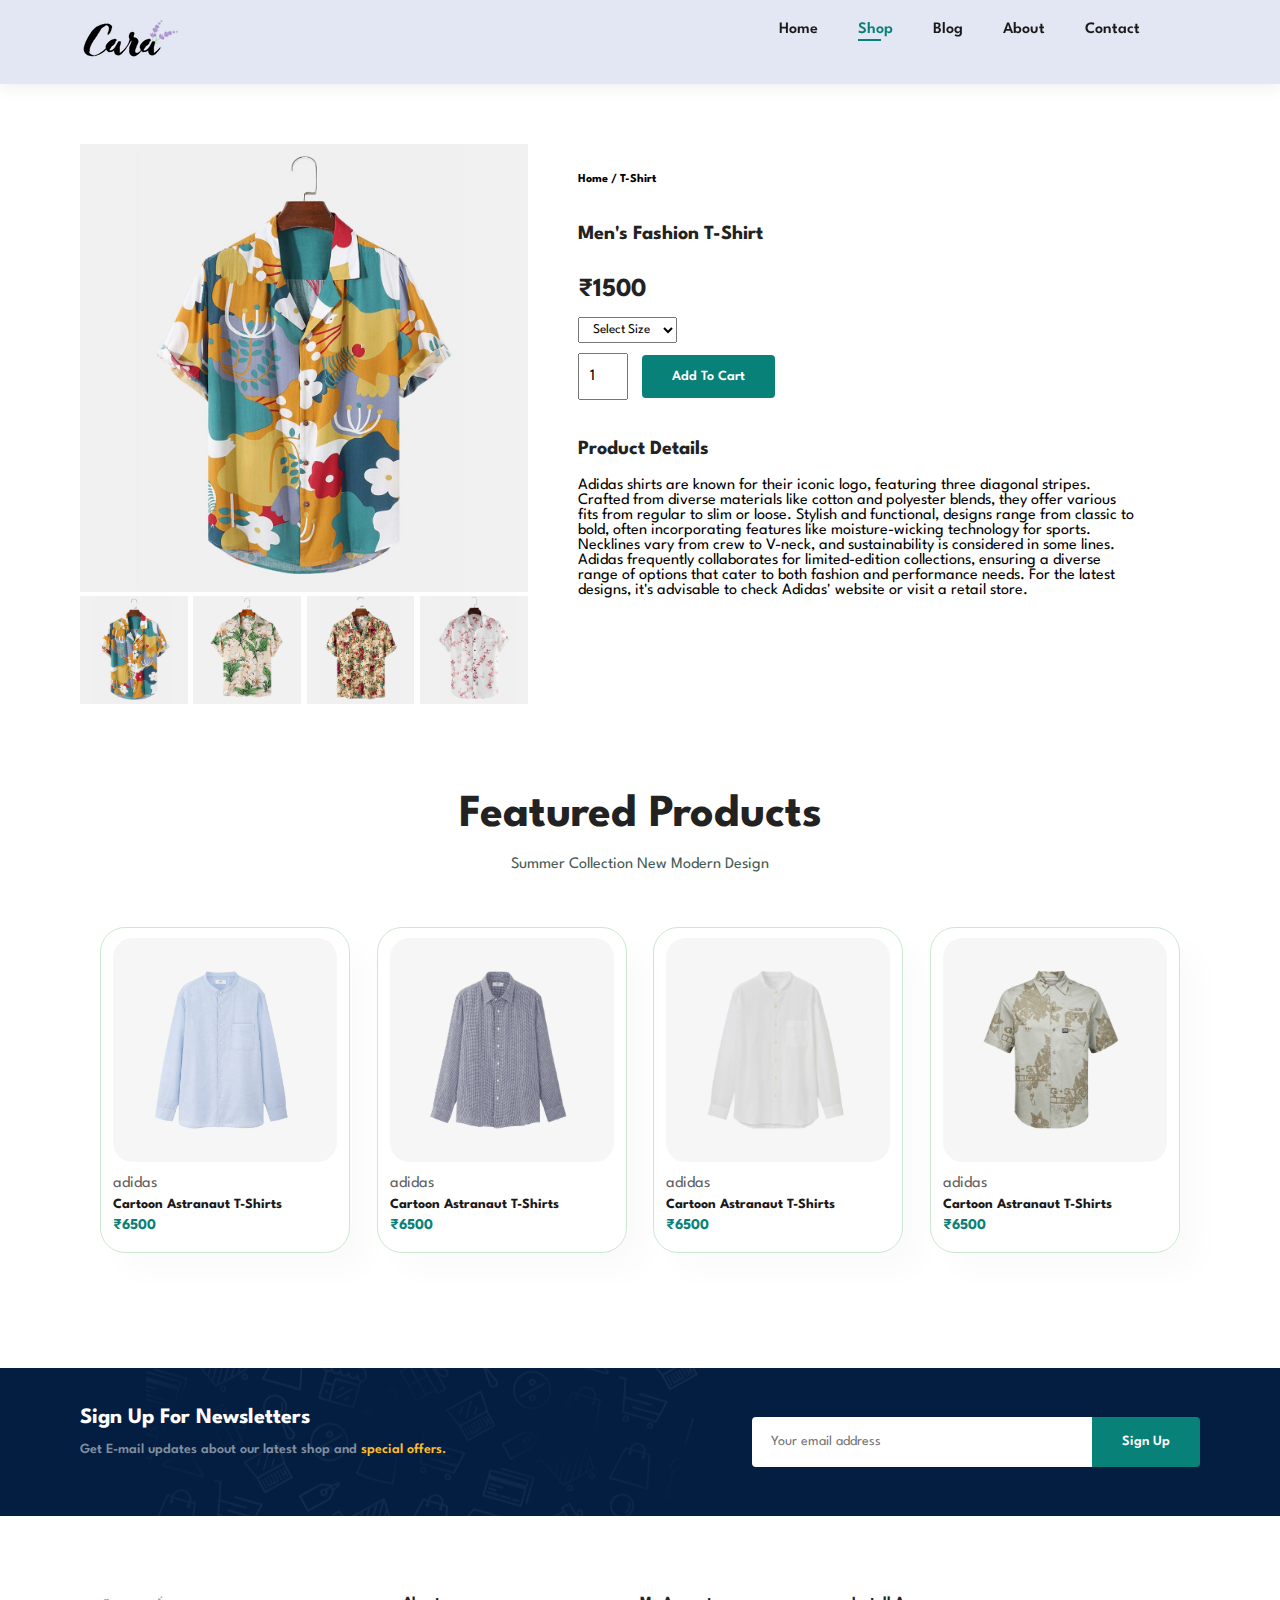
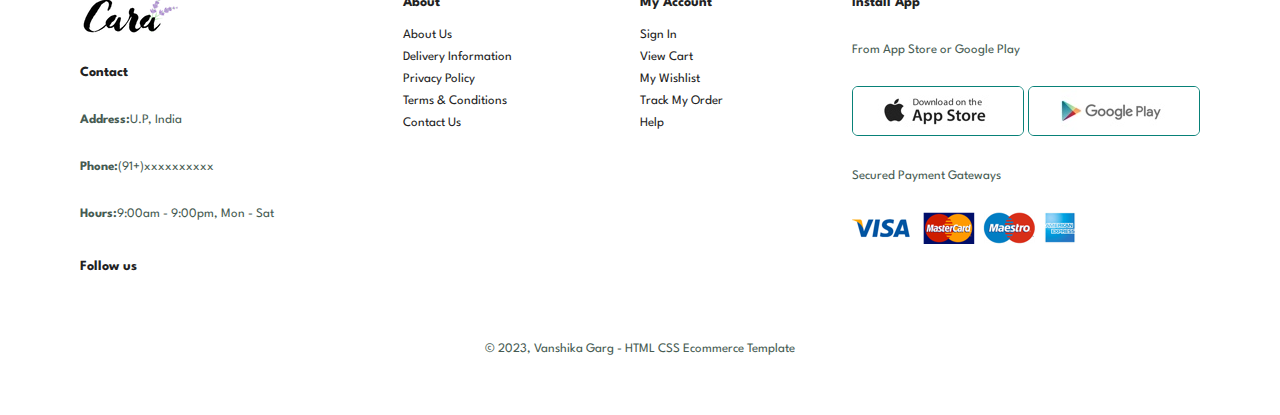
<file: Sproduct.html>
<!DOCTYPE html>
<html lang="en">
    <head>
        <meta charset="UTF-8">
        <meta http-equiv="X-UA-Compatible" content="IE=edge">
        <meta name="viewport" content="width=device-width, initial-scale=1.0">
        <title>Ecommerce Website</title>
        <link rel="stylesheet" href="https://cdnjs.cloudflare.com/ajax/libs/font-awesome/6.4.2/css/all.min.css" integrity="sha512-z3gLpd7yknf1YoNbCzqRKc4qyor8gaKU1qmn+CShxbuBusANI9QpRohGBreCFkKxLhei6S9CQXFEbbKuqLg0DA==" crossorigin="anonymous" referrerpolicy="no-referrer" />
        <link rel="stylesheet" href="Style.css">
    </head>
    <body>
        <section id="header">
            <a href="#"><img src="Images/logo.png" class="logo" alt=""></a>
            <div>
                <ul id="navbar">
                    <li><a href ="Index.html">Home</a></li>
                    <li><a class ="active" href="Shop.html">Shop</a></li>
                    <li><a href="Blog.html">Blog</a></li>
                    <li><a href="About.html">About</a></li>
                    <li><a href="Contact.html">Contact</a></li>
                    <li id="lg-bag"><a href="Cart.html"><i class="fa fa-shopping-bag" aria-hidden="true"></i></a></li>
                    <a href="#" id="close"><i class="fa fa-times" aria-hidden="true"></i></a>
                </ul>
            </div>
            <div id="mobile">
                <a href="Cart.html"><i class="fa fa-shopping-bag" aria-hidden="true"></i></a>
                <i id="bar" class="fas fa-outdent"></i>
            </div>
        </section>
       
        <section id="prodetails" class="section-p1">
            <div class="single-pro-image">
                <img src="Products/f1.jpg" alt="" width="100%" id="MainImg">
                <div class="small-img-group">
                    <div class="small-img-col">
                        <img src="Products/f1.jpg" width="100%" class="small-img" alt="">
                    </div>
                    <div class="small-img-col">
                        <img src="Products/f2.jpg" width="100%" class="small-img" alt="">
                    </div>
                    <div class="small-img-col">
                        <img src="Products/f3.jpg" width="100%" class="small-img" alt="">
                    </div>
                    <div class="small-img-col">
                        <img src="Products/f4.jpg" width="100%" class="small-img" alt="">
                    </div>
                </div>
            </div>
            <div class="single-pro-details">
                <h6>Home / T-Shirt</h6>
                <h4>Men's Fashion T-Shirt</h4>
                <h2>₹1500</h2>
                <select>
                    <option>Select Size</option>
                    <option>XL</option>
                    <option>XXL</option>
                    <option>Small</option>
                    <option>Large</option>
                </select>
                <input type="number" value="1">
                <button class="normal">Add To Cart</button>
                <h4>Product Details</h4>
                <span>Adidas shirts are known for their iconic logo, featuring three diagonal stripes. Crafted from diverse materials like cotton and polyester blends, they offer various fits from regular to slim or loose. Stylish and functional, designs range from classic to bold, often incorporating features like moisture-wicking technology for sports. Necklines vary from crew to V-neck, and sustainability is considered in some lines. Adidas frequently collaborates for limited-edition collections, ensuring a diverse range of options that cater to both fashion and performance needs. For the latest designs, it's advisable to check Adidas' website or visit a retail store.</span>
            </div>
        </section>

        <section id="product1" class="section-p1">
            <h2>Featured Products</h2>
            <p>Summer Collection New Modern Design</p>
            <div class="pro-container">
                <div class="pro">
                    <img src="Products/n1.jpg" alt="">
                    <div class="des">
                        <span>adidas</span>
                        <h5>Cartoon Astranaut T-Shirts</h5>
                        <div class="star">
                            <i class="fas fa-star"></i>
                            <i class="fas fa-star"></i>
                            <i class="fas fa-star"></i>
                            <i class="fas fa-star"></i>
                            <i class="fas fa-star"></i>
                        </div>
                        <h4>₹6500</h4>
                    </div>
                    <a href="#"><i class="fa fa-shopping-cart" aria-hidden="true"></i></a>
                </div>
                <div class="pro">
                    <img src="Products/n2.jpg" alt="">
                    <div class="des">
                        <span>adidas</span>
                        <h5>Cartoon Astranaut T-Shirts</h5>
                        <div class="star">
                            <i class="fas fa-star"></i>
                            <i class="fas fa-star"></i>
                            <i class="fas fa-star"></i>
                            <i class="fas fa-star"></i>
                            <i class="fas fa-star"></i>
                        </div>
                        <h4>₹6500</h4>
                    </div>
                    <a href="#"><i class="fa fa-shopping-cart" aria-hidden="true"></i></a>
                </div>
                <div class="pro">
                    <img src="Products/n3.jpg" alt="">
                    <div class="des">
                        <span>adidas</span>
                        <h5>Cartoon Astranaut T-Shirts</h5>
                        <div class="star">
                            <i class="fas fa-star"></i>
                            <i class="fas fa-star"></i>
                            <i class="fas fa-star"></i>
                            <i class="fas fa-star"></i>
                            <i class="fas fa-star"></i>
                        </div>
                        <h4>₹6500</h4>
                    </div>
                    <a href="#"><i class="fa fa-shopping-cart" aria-hidden="true"></i></a>
                </div>
                <div class="pro">
                    <img src="Products/n4.jpg" alt="">
                    <div class="des">
                        <span>adidas</span>
                        <h5>Cartoon Astranaut T-Shirts</h5>
                        <div class="star">
                            <i class="fas fa-star"></i>
                            <i class="fas fa-star"></i>
                            <i class="fas fa-star"></i>
                            <i class="fas fa-star"></i>
                            <i class="fas fa-star"></i>
                        </div>
                        <h4>₹6500</h4>
                    </div>
                    <a href="#"><i class="fa fa-shopping-cart" aria-hidden="true"></i></i></a>
                </div>   
            </div>
        </section>

        <section id="newsletter" class="section-p1 section-m1"  >
            <div class="newstext">
                <h4>Sign Up For Newsletters</h4>
                <p>Get E-mail updates about our latest shop and <span>special offers.</span></p>
            </div>
            <div class="form">
                <input type="text" placeholder="Your email address">
                <button class="normal">Sign Up</button>
            </div>
        </section>

        <footer class="section-p1">
            <div class="col">
                <img class="logo" src="Images/logo.png" alt="">
                <h4>Contact</h4>
                <p><strong>Address:</strong>U.P, India</p>
                <p><strong>Phone:</strong>(91+)xxxxxxxxxx</p>
                <p><strong>Hours:</strong>9:00am - 9:00pm, Mon - Sat</p>
                <div class="follow">
                    <h4>Follow us</h4>
                    <div class="icon">
                        <i class="fa fa-facebook" aria-hidden="true"></i>
                        <i class="fa fa-twitter" aria-hidden="true"></i>
                        <i class="fa fa-instagram" aria-hidden="true"></i>
                        <i class="fa fa-pinterest-p" aria-hidden="true"></i>
                        <i class="fa fa-youtube-play" aria-hidden="true"></i>
                    </div>
                </div>
            </div>

            <div class="col">
                <h4>About</h4>
                <a href="#">About Us</a>
                <a href="#">Delivery Information</a>
                <a href="#">Privacy Policy</a>
                <a href="#">Terms & Conditions</a>
                <a href="#">Contact Us</a>
            </div>

            <div class="col">
                <h4>My Account</h4>
                <a href="#">Sign In</a>
                <a href="#">View Cart</a>
                <a href="#">My Wishlist</a>
                <a href="#">Track My Order</a>
                <a href="#">Help</a>
            </div>

            <div class="col install">
                <h4>Install App</h4>
                <p>From App Store or Google Play</p>
                <div class="row">
                    <img src="Images/app.jpg" alt="">
                    <img src="Images/play.jpg" alt="">
                </div>
                <p>Secured Payment Gateways</p>
                <img src="Images/pay.png" alt="">
            </div>
            <div class="copyright">
                <p>© 2023, Vanshika Garg - HTML CSS Ecommerce Template</p>
            </div>
        </footer>



        <script>
             var MainImg = document.getElementById("MainImg");
            var smallimg = document.getElementsByClassName("small-img");

            smallimg[0].onclick=function(){
                MainImg.src=smallimg[0].src;
            }
            smallimg[1].onclick=function(){
                MainImg.src=smallimg[1].src;
            }
            smallimg[2].onclick=function(){
                MainImg.src=smallimg[2].src;
            }
            smallimg[3].onclick=function(){
                MainImg.src=smallimg[3].src;
            }
        </script>




        <script>
            const bar=document.getElementById("bar");
            const close=document.getElementById("close");
            const nav=document.getElementById("navbar");

            if(bar){
                bar.addEventListener('click',()=>{
                    nav.classList.add('active');
                })
            }
            if(close){
                close.addEventListener('click',()=>{
                    nav.classList.remove    ('active');
                })
            }


        </script>
    </body>
</html>
</file>
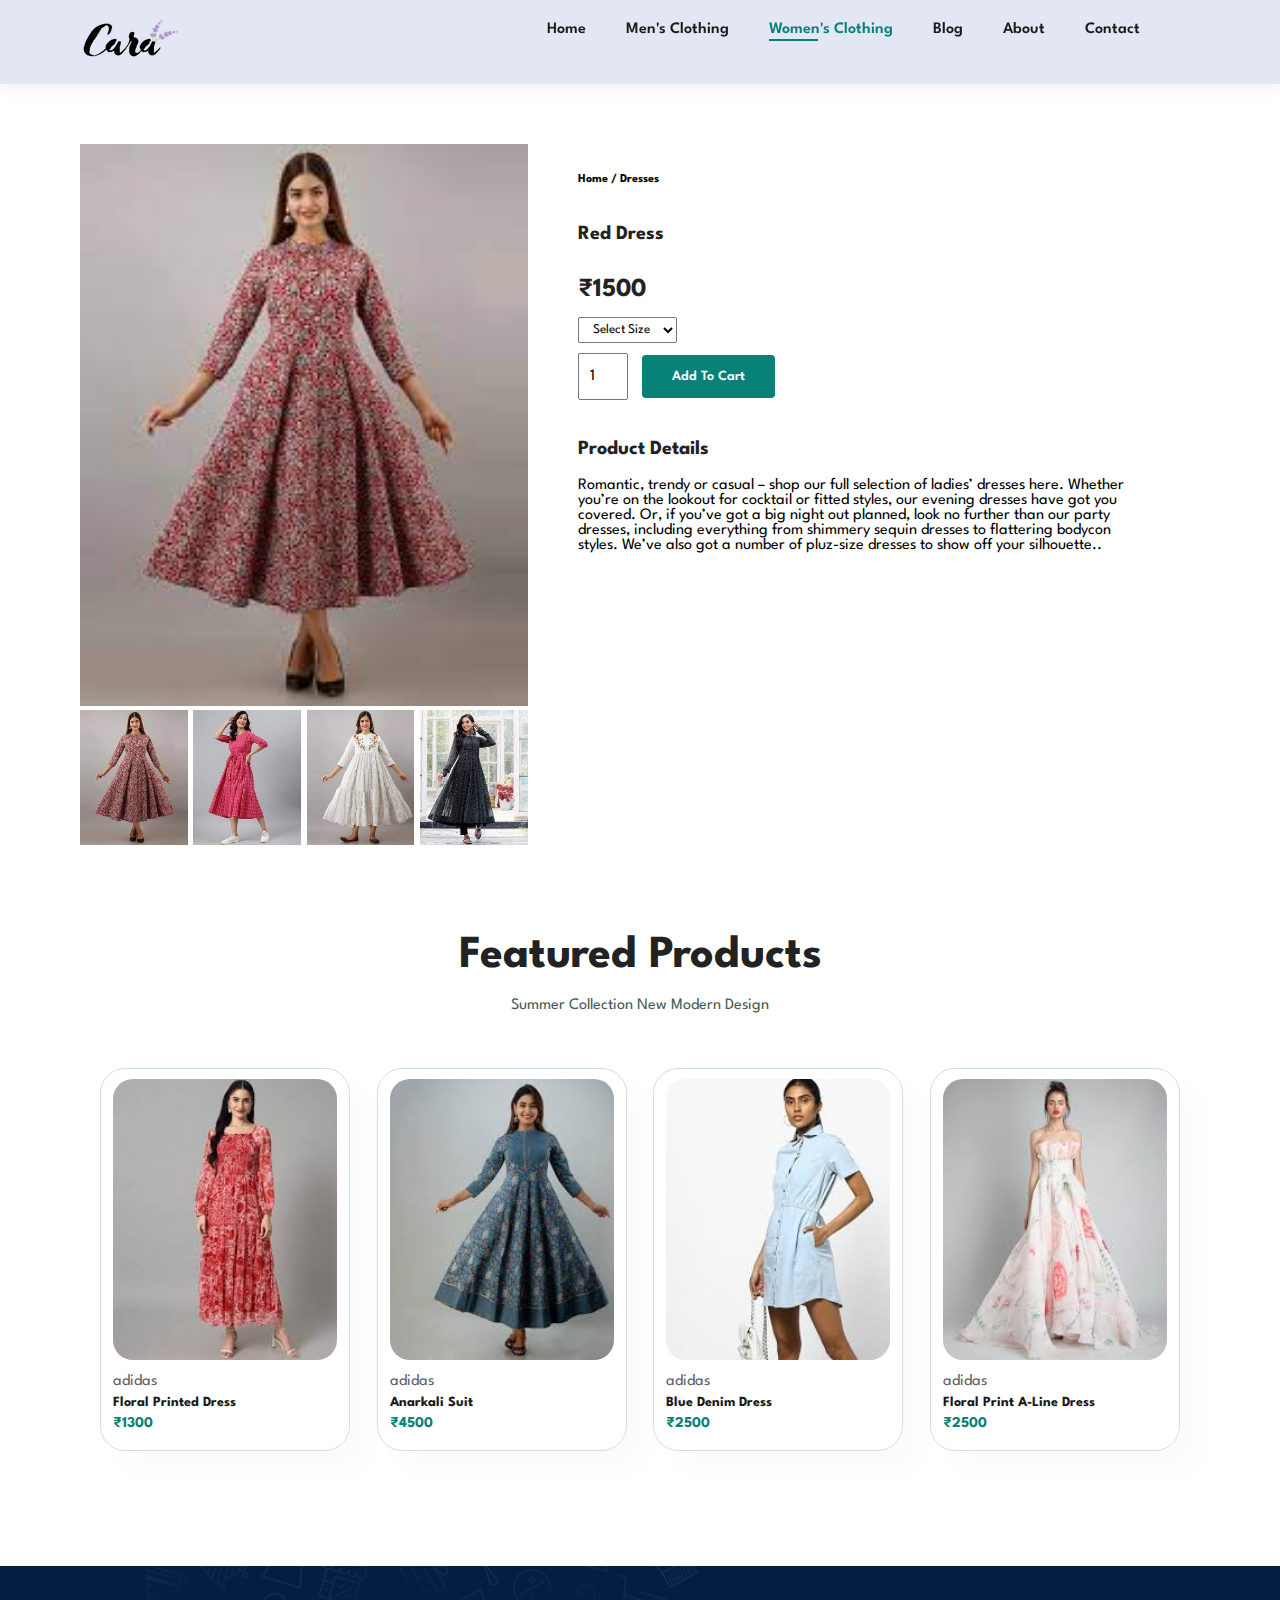
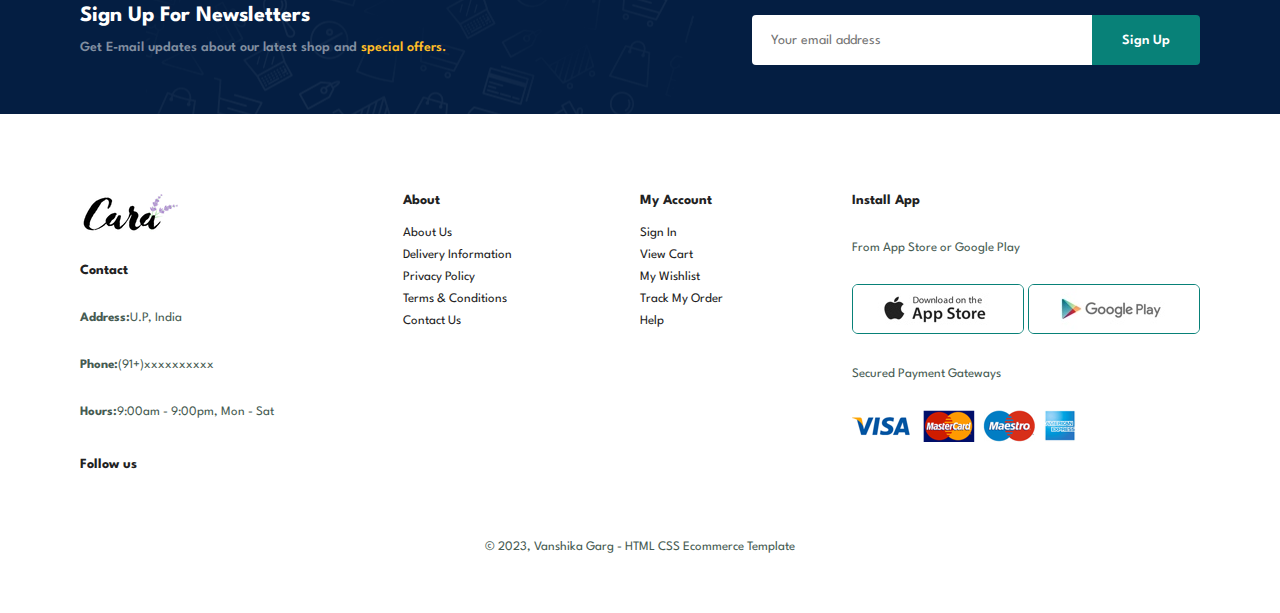
<file: Sproduct1.html>
<!DOCTYPE html>
<html lang="en">
    <head>
        <meta charset="UTF-8">
        <meta http-equiv="X-UA-Compatible" content="IE=edge">
        <meta name="viewport" content="width=device-width, initial-scale=1.0">
        <title>Ecommerce Website</title>
        <link rel="stylesheet" href="https://cdnjs.cloudflare.com/ajax/libs/font-awesome/6.4.2/css/all.min.css" integrity="sha512-z3gLpd7yknf1YoNbCzqRKc4qyor8gaKU1qmn+CShxbuBusANI9QpRohGBreCFkKxLhei6S9CQXFEbbKuqLg0DA==" crossorigin="anonymous" referrerpolicy="no-referrer" />
        <link rel="stylesheet" href="Style.css">
    </head>
    <body>
        <section id="header">
            <a href="#"><img src="Images/logo.png" class="logo" alt=""></a>
            <div>
                <ul id="navbar">
                    <li><a href ="Index.html">Home</a></li>
                    <li><a href="Shop.html">Men's Clothing</a></li>
                    <li><a class ="active" href="Shop1.html">Women's Clothing</a></li>
                    <li><a href="Blog.html">Blog</a></li>
                    <li><a href="About.html">About</a></li>
                    <li><a href="Contact.html">Contact</a></li>
                    <li id="lg-bag"><a href="Cart.html"><i class="fa fa-shopping-bag" aria-hidden="true"></i></a></li>
                    <a href="#" id="close"><i class="fa fa-times" aria-hidden="true"></i></a>
                </ul>
            </div>
            <div id="mobile">
                <a href="Cart.html"><i class="fa fa-shopping-bag" aria-hidden="true"></i></a>
                <i id="bar" class="fas fa-outdent"></i>
            </div>
        </section>
       
        <section id="prodetails" class="section-p1">
            <div class="single-pro-image">
                <img src="Dresses/Dress1.jpg" alt="" width="100%" id="MainImg">
                <div class="small-img-group">
                    <div class="small-img-col">
                        <img src="Dresses/Dress1.jpg" width="100%" class="small-img" alt="">
                    </div>
                    <div class="small-img-col">
                        <img src="Dresses/Dress2.jpg" width="100%" class="small-img" alt="">
                    </div>
                    <div class="small-img-col">
                        <img src="Dresses/Dress17.jpg" width="100%" class="small-img" alt="">
                    </div>
                    <div class="small-img-col">
                        <img src="Dresses/Dress4.jpg" width="100%" class="small-img" alt="">
                    </div>
                </div>
            </div>
            <div class="single-pro-details">
                <h6>Home / Dresses</h6>
                <h4>Red Dress</h4>
                <h2>₹1500</h2>
                <select>
                    <option>Select Size</option>
                    <option>XL</option>
                    <option>XXL</option>
                    <option>Small</option>
                    <option>Large</option>
                </select>
                <input type="number" value="1">
                <button class="normal">Add To Cart</button>
                <h4>Product Details</h4>
                <span>Romantic, trendy or casual – shop our full selection of ladies’ dresses here. Whether you’re on the lookout for cocktail or fitted styles, our evening dresses have got you covered. Or, if you’ve got a big night out planned, look no further than our party dresses, including everything from shimmery sequin dresses to flattering bodycon styles. We’ve also got a number of pluz-size dresses to show off your silhouette..</span>
            </div>
        </section>

        <section id="product1" class="section-p1">
            <h2>Featured Products</h2>
            <p>Summer Collection New Modern Design</p>
            <div class="pro-container">
                <div class="pro">
                    <img src="Dresses/Dress21.jpg" alt="">
                    <div class="des">
                        <span>adidas</span>
                        <h5>Floral Printed Dress</h5>
                        <div class="star">
                            <i class="fas fa-star"></i>
                            <i class="fas fa-star"></i>
                            <i class="fas fa-star"></i>
                            <i class="fas fa-star"></i>
                            <i class="fas fa-star"></i>
                        </div>
                        <h4>₹1300</h4>
                    </div>
                    <a href="#"><i class="fa fa-shopping-cart" aria-hidden="true" style="color: #088178;"></i></a>
                </div>
                <div class="pro">
                    <img src="Dresses/Dress23.jpg" alt="">
                    <div class="des">
                        <span>adidas</span>
                        <h5>Anarkali Suit</h5>
                        <div class="star">
                            <i class="fas fa-star"></i>
                            <i class="fas fa-star"></i>
                            <i class="fas fa-star"></i>
                            <i class="fas fa-star"></i>
                            <i class="fas fa-star"></i>
                        </div>
                        <h4>₹4500</h4>
                    </div>
                    <a href="#"><i class="fa fa-shopping-cart" aria-hidden="true" style="color: #088178;"></i></a>
                </div>
                <div class="pro">
                    <img src="Dresses/Dress24.jpg" alt="">
                    <div class="des">
                        <span>adidas</span>
                        <h5>Blue Denim Dress</h5>
                        <div class="star">
                            <i class="fas fa-star"></i>
                            <i class="fas fa-star"></i>
                            <i class="fas fa-star"></i>
                            <i class="fas fa-star"></i>
                            <i class="fas fa-star"></i>
                        </div>
                        <h4>₹2500</h4>
                    </div>
                    <a href="#"><i class="fa fa-shopping-cart" aria-hidden="true" style="color: #088178;"></i></a>
                </div>
                <div class="pro">
                    <img src="Dresses/Dress27.jpg" alt="">
                    <div class="des">
                        <span>adidas</span>
                        <h5>Floral Print A-Line Dress</h5>
                        <div class="star">
                            <i class="fas fa-star"></i>
                            <i class="fas fa-star"></i>
                            <i class="fas fa-star"></i>
                            <i class="fas fa-star"></i>
                            <i class="fas fa-star"></i>
                        </div>
                        <h4>₹2500</h4>
                    </div>
                    <a href="#"><i class="fa fa-shopping-cart" aria-hidden="true" style="color: #088178;"></i></i></a>
                </div>   
            </div>
        </section>

        <section id="newsletter" class="section-p1 section-m1"  >
            <div class="newstext">
                <h4>Sign Up For Newsletters</h4>
                <p>Get E-mail updates about our latest shop and <span>special offers.</span></p>
            </div>
            <div class="form">
                <input type="text" placeholder="Your email address">
                <button class="normal">Sign Up</button>
            </div>
        </section>

        <footer class="section-p1">
            <div class="col">
                <img class="logo" src="Images/logo.png" alt="">
                <h4>Contact</h4>
                <p><strong>Address:</strong>U.P, India</p>
                <p><strong>Phone:</strong>(91+)xxxxxxxxxx</p>
                <p><strong>Hours:</strong>9:00am - 9:00pm, Mon - Sat</p>
                <div class="follow">
                    <h4>Follow us</h4>
                    <div class="icon">
                        <i class="fa fa-facebook" aria-hidden="true"></i>
                        <i class="fa fa-twitter" aria-hidden="true"></i>
                        <i class="fa fa-instagram" aria-hidden="true"></i>
                        <i class="fa fa-pinterest-p" aria-hidden="true"></i>
                        <i class="fa fa-youtube-play" aria-hidden="true"></i>
                    </div>
                </div>
            </div>

            <div class="col">
                <h4>About</h4>
                <a href="#">About Us</a>
                <a href="#">Delivery Information</a>
                <a href="#">Privacy Policy</a>
                <a href="#">Terms & Conditions</a>
                <a href="#">Contact Us</a>
            </div>

            <div class="col">
                <h4>My Account</h4>
                <a href="#">Sign In</a>
                <a href="#">View Cart</a>
                <a href="#">My Wishlist</a>
                <a href="#">Track My Order</a>
                <a href="#">Help</a>
            </div>

            <div class="col install">
                <h4>Install App</h4>
                <p>From App Store or Google Play</p>
                <div class="row">
                    <img src="Images/app.jpg" alt="">
                    <img src="Images/play.jpg" alt="">
                </div>
                <p>Secured Payment Gateways</p>
                <img src="Images/pay.png" alt="">
            </div>
            <div class="copyright">
                <p>© 2023, Vanshika Garg - HTML CSS Ecommerce Template</p>
            </div>
        </footer>



        <script>
             var MainImg = document.getElementById("MainImg");
            var smallimg = document.getElementsByClassName("small-img");

            smallimg[0].onclick=function(){
                MainImg.src=smallimg[0].src;
            }
            smallimg[1].onclick=function(){
                MainImg.src=smallimg[1].src;
            }
            smallimg[2].onclick=function(){
                MainImg.src=smallimg[2].src;
            }
            smallimg[3].onclick=function(){
                MainImg.src=smallimg[3].src;
            }
        </script>




        <script>
            const bar=document.getElementById("bar");
            const close=document.getElementById("close");
            const nav=document.getElementById("navbar");

            if(bar){
                bar.addEventListener('click',()=>{
                    nav.classList.add('active');
                })
            }
            if(close){
                close.addEventListener('click',()=>{
                    nav.classList.remove    ('active');
                })
            }


        </script>
    </body>
</html>
</file>
<file: Style.css>
@import url('https://fonts.googleapis.com/css2?family=Spartan:wght@100;200;300;400;500;600;700;800;900&display=swap');
*{
    margin: 0;
    padding: 0;
    box-sizing: border-box;
    font-family: 'Spartan',sans-serif;
}
h1{
    font-size: 50px;
    line-height: 64px;
    color: #222;
}
h2{
    font-size: 46px;
    line-height: 54px;
    color: #222;
}
h4{
    font-size: 20px;
    color: #222;
}
h6{
    font-weight: 700;
    font-size: 12px;
}
p{
    font-size: 16px;
    color: #465b52;
    margin: 15px 0 20px 0;
}
.section-p1{
    padding: 40px 80px;
}
.section-m1{
    margin: 40px 0;
}
button.normal{
    font-size: 14px;
    font-weight: 600;
    padding: 15px 30px;
    color: #000;
    background-color: #fff;
    border-radius: 4px;
    cursor: pointer;
    border: none;
    outline: none;
    transition: 0.2s;
}
button.white{
    font-size: 13px;
    font-weight: 600;
    padding: 11px 18px;
    color: #fff;
    background-color:transparent;
    cursor: pointer;
    border: 1px solid #fff;
    outline: none;
    transition: 0.2s;
}
body{
    width: 100%;
}
#header{
    display: flex;
    align-items: center;
    justify-content: space-between;
    padding: 20px 80px;
    background-color: #E3E6F3;
    box-shadow: 0 5px 15px rgba(0,0,0,0.06);
    z-index: 999;
    position: sticky;
    top: 0;
    left: 0;
}
#navbar{
    display: flex;
    align-items: center;
    justify-content: space-between;

}
#navbar li{
    list-style: none;
    padding: 0 20px;
    position: relative;
}
#navbar li a{
    text-decoration: none;
    font-size: 16px;
    font-weight: 600;
    color: #1a1a1a;
    transition: 0.3s ease;
}
#navbar li a:hover,
#navbar li a.active{
    color: #088178;
}
#navbar li a.active::after,
#navbar li a:hover::after{
    content: "";
    width: 30%;
    height: 2px;
    background-color: #088178;
    position: absolute;
    bottom: -4px;
    left: 20px;
}
#mobile{
    display: none;
    align-items: center;
}
#close{
    display: none;
}


#hero{
    background-image:url("Images/hero4.png") ;
    height: 90vh;
    width: 100%;
    background-size: cover;
    background-position: top 25% right 0;
    padding: 0 80px;
    display: flex;
    flex-direction: column;
    align-items: flex-start;
    justify-content: center;
}
#hero h4{
    padding-bottom: 15px;
}
#hero h1{
    color: #088178;
}
#hero button{
    background-image: url("Images/button.png");
    background-color: transparent;
    color: #088178;
    border: 0;
    padding: 14px 80px 14px 65px;
    background-repeat: no-repeat;
    cursor: pointer;
    font-weight: 700;
    font-size: 15px;
}
#feature{
    display: flex;
    align-items: center;
    justify-content: space-between;
    flex-wrap: wrap;
}
#feature .fe-box{
    width: 180px;
    text-align: center;
    padding: 25px 15px;
    box-shadow: 20px 20px 34px rgba(0,0,0,0.03);
    border: 1px solid #cce7d0;
    border-radius: 4px;
    margin: 15px 0;
}
#feature .fe-box:hover{
    box-shadow: 10px 10px 54px rgba(70,62,221,0.1);
}
#feature .fe-box img{
    width: 100%;
    margin-bottom: 10px;
}

#feature .fe-box h6{
    display: inline-block;
    padding: 9px 8px 6px 8px;
    line-height: 1;
    border-radius: 4px;
    color: #088178;
    background-color: #fddde4;
}
#feature .fe-box:nth-child(2) h6{
    background-color:#cdebbc ;
}
#feature .fe-box:nth-child(3) h6{
    background-color:#d1e8f2 ;
}
#feature .fe-box:nth-child(4) h6{
    background-color:#cdd4f8 ;
}
#feature .fe-box:nth-child(5) h6{
    background-color:#f6dbf6;
}
#feature .fe-box:nth-child(6) h6{
    background-color:#fff2e5 ;
}

#product1{
    text-align: center;
}
#product1 .pro-container{
    display: flex;
    justify-content: space-between;
    padding: 20px;
    flex-wrap: wrap;
}
#product1 .pro{
    width: 23%;
    min-width: 250px;
    padding: 10px 12px;
    border: 1px solid #cce7d0;
    border-radius: 25px;
    cursor:pointer;
    box-shadow: 20px 20px 30px rgba(0,0,0,0.02);
    margin: 15px 0;
    transition: 0.2s ease;
    position: relative;
}
#product1 .pro:hover{
    box-shadow: 20px 20px 30px rgba(0,0,0,0.06);
}
#product1 .pro img{
    width: 100%;
    border-radius: 20px;
}
#product1 .pro .des{
    text-align:start;
    padding: 10px 0;
}
#product1 .pro .des span{
    color: #606063;
}
#product1 .pro .des h5{
    padding-top: 7px;
    color: #1a1a1a;
    font-size: 14px;
}
#product1 .pro .des i{
    font-size: 12px;
    color: rgb(243, 181, 25);
}
#product1 .pro .des h4{
    padding-top: 7px;
    font-size: 15px;
    font-weight: 700;
    color: #088178;
}
#product1 .pro .cart{
    width: 40px;
    height: 40px;
    line-height: 40px;
    border-radius: 50px;
    background-color: #e8f6ea;
    font-weight: 500;
    color: #088178;
    border: 1px solid #cce7d0;
    position: absolute;
    bottom: 20px;
    right: 10px;
}
#banner{
    display: flex;
    flex-direction: column;
    justify-content: center;
    align-items: center;
    text-align: center;
    background-image: url("Banner/b2.jpg");
    width: 100%;
    height: 40vh;
    background-size: cover;
    background-position: center;
}
#banner h4{
    color: #fff;
    font-size: 16px;
}
#banner h2{
    color: #fff;
    font-size: 30px;
    padding: 10px 0;
}
#banner h2 span{
    color: #ef3636;
}
#banner button:hover{
    background-color: #088178;
    color: #fff;
}

#sm-banner{
    display: flex;
    justify-content: space-between;
    flex-wrap: wrap;
}
#sm-banner .banner-box{
    display: flex;
    flex-direction: column;
    justify-content: center;
    align-items: flex-start;
    background-image: url("Banner/b17.jpg");
    min-width: 580px;
    height: 50vh;
    background-size: cover;
    background-position: center;
    padding: 30px;
}
#sm-banner .banner-box2{
    background-image: url("Banner/b10.jpg");
}
#sm-banner h4{
    color: #fff;
    font-size: 20px;
    font-weight: 300;
}
#sm-banner h2{
    color: #fff;
    font-size: 28px;
    font-weight: 800;
}
#sm-banner span{
    color: #fff;
    font-size: 14px;
    font-weight: 500;
    padding-bottom:15px;
}
#sm-banner .banner-box:hover button{
    background-color: #088178;
    border: 1px solid #088178;
}
#banner3{
    display: flex;
    justify-content: space-between;
    flex-wrap: wrap;
    padding: 0 80px;
}
#banner3 .banner-box{
    display: flex;
    flex-direction: column;
    justify-content: center;
    align-items: flex-start;
    background-image: url("Banner/b7.jpg");
    min-width: 30%;
    height: 30vh;
    background-size: cover;
    background-position: center;
    padding: 20px;
    margin-bottom: 20px ;
}
#banner3 .banner-box2{
    background-image: url("Banner/b4.jpg");
}
#banner3 .banner-box3{
    background-image: url("Banner/b18.jpg");
}
#banner3 h2{
    color: #fff;
    font-weight: 900;
    font-size: 22px;
}
#banner3 h3{
    color: #ec544e;
    font-weight: 800;
    font-size: 14pxpx;
}

#newsletter{
    display: flex;
    justify-content: space-between;
    flex-wrap: wrap;
    align-items: center;
    background-image: url("Banner/b14.png");
    background-repeat: no-repeat;
    background-position: 20% 30%;
    background-color: #041e42;
}
#newsletter h4{
    font-size: 22px;
    font-weight: 700;
    color: #fff;
}
#newsletter p{
    font-size: 14px;
    font-weight: 600;
    color: #818ea0;
}
#newsletter p span{
    color: #ffbd27;
}
#newsletter .form{
    display: flex;
    width: 40%;
}
#newsletter input{
    height: 3.125rem;
    padding: 0 1.25em;
    font-size: 14px;
    width: 100%;
    border: 1px solid transparent;
    border-radius: 4px;
    outline: none;
    border-top-right-radius: 0;
    border-bottom-right-radius: 0;
}
#newsletter button{
    background-color: #088178;
    color: #fff;
    white-space: nowrap;
    border-top-left-radius: 0;
    border-bottom-left-radius: 0;
}

footer{
    display: flex;
    flex-wrap: wrap;
    justify-content: space-between;
}
footer .col{
    display: flex;
    flex-direction: column;
    align-items: flex-start;
    margin-bottom: 20px;
}
footer .logo{
    margin-bottom: 30px;
}
footer h4{
    font-size: 14px;
    padding-bottom: 20px
}
footer p{
    font-size: 13px;
    padding-top: 0 0 8px 0;

}
footer a{
    font-size: 13px;
    text-decoration: none;
    color: #222;
    padding-bottom: 10px;
}
footer .follow{
    margin-top: 20px;
}
footer .follow i{
    color: #465b52;
    padding-right: 4px;
    cursor: pointer;
}
footer .install .row img{
    border: 1px solid #088178;
    border-radius: 6px;
}
footer .install img{
    margin: 10px 0 15px 0;
}
footer .follow i:hover,
footer a:hover{
    color: #088178;
}
footer .copyright{
    width: 100%;
    text-align: center;
}
#page-header{
    background-image: url("Banner/b1.jpg");
    width: 100%;
    height: 40vh;
    background-size: cover;
    display: flex;
    justify-content: center;
    align-items: center;
    flex-direction: column;
    padding: 14px;
}
#page-header h2,
#page-header p{
    color: #fff;
}
#pagination{
    text-align: center;
}
#pagination a{
    text-decoration: none;
    background-color: #088178;
    padding: 15px 20px;
    border-radius: 4px;
    color: #fff;
    font-weight: 600;
}
#pagination a i {
    font-size: 16px;
    font-weight: 600;
}

#prodetails{
    display: flex;
    margin-top: 20px;
}
#prodetails .single-pro-image{
    width: 40%;
    margin-right: 50px;
}
.small-img-group{
    display: flex;
    justify-content: space-between;
}
.small-img-col{
    flex-basis: 24%;
    cursor: pointer;
}
#prodetails .single-pro-details{
    width: 50%;
    padding-top: 30px;
}
#prodetails .single-pro-details h4{
    padding: 40px 0 20px 0;
}
#prodetails .single-pro-details h2{
    font-size: 26px;
}
#prodetails .single-pro-details select{
    display: block;
    padding: 5px 10px;
    margin-bottom: 10px;
}
#prodetails .single-pro-details input{
    width: 50px;
    height: 47px;
    padding-left: 10px;
    font-size: 16px;
    margin-right: 10px;
}
#prodetails .single-pro-details input:focus{
    outline: none;
}
#prodetails .single-pro-details button{
    background-color: #088178;
    color: #fff;
}
#prodetails .single-pro-details button span{
    line-height: 25px;
}

#page-header.blog-header{
    background-image: url("Banner/b19.jpg");
}
#blog{
    padding: 150px 150px 0 150px;
}
#blog .blog-box{
    display: flex;
    align-items: center;
    width: 100%;
    position: relative;
    padding-bottom: 90px;
}
#blog .blog-img{
    width: 50%;
    margin-right: 40px;
}
#blog img{
    width: 100%;
    height: 300px;
    object-fit: cover;
}
#blog .blog-details{
    width: 50%;
}
#blog .blog-details a{
    text-decoration: none;
    font-size: 11px;
    color: #000;
    font-weight: 700;
    position: relative;
    transform: 0.3s;
}
#blog .blog-details a::after{
    content: "";
    width: 50px;
    height: 1px;
    background-color: #000;
    position: absolute;
    top: 4px;
    right: -60px;
}
#blog .blog-details a:hover{
    color: #088178;
}
#blog .blog-details a:hover::after{
    background-color: #088178;
}
#blog .blog-box h1{
    position: absolute;
    top: -40px;
    left: 0;
    font-size: 70px;
    font-weight: 700;
    color: #c9cbce;
    z-index: -9;
}


#page-header.about-header{
    background-image: url("About/banner.png");
}
#about-head{
    display: flex;
    align-items: center;
}
#about-head img{
    width: 50%;
    height: auto;
}
#about-head div{
    padding-left: 40px;
}
#about-app{
    text-align: center;
}
#about-app .video{
    width: 70%;
    height: 100%;
    margin-top: 30px;
    margin: 30px auto 0 auto;
}
#about-app .video video{
    width: 100%;
    height: 100%;
    border-radius: 20px;
}


#contact-details{
    display: flex;
    align-items: center;
    justify-content: space-between;
}
#contact-details .details{
    width: 40%;
}
#contact-details .details span,
#form-details form span{
    font-size: 12px;
}
#contact-details .details h2,
#form-details form h2{
    font-size: 26px;
    line-height: 35px;
    padding: 20px;
}
#contact-details .details h3{
    font-size: 16px;
    padding-bottom: 20px;
}
#contact-details .details li{
    list-style: none;
    display: flex;
    padding: 10px 0;
}
#contact-details .details li i{
    font-size: 14px;
    padding-right: 22px;
}
#contact-details .details li p{
    margin: 0;
    font-size: 14px;
}
#contact-deatils .map{
    width: 55%;
    height: 400px;
}
#contact-deatils .map iframe{
    width: 100%;
    height: 100%;
}

#form-details{
    display: flex;
    justify-content: space-between;
    margin: 30px;
    padding: 80px;
    border: 1px solid #e1e1e1;
}
#form-details form{
    width: 65%;
    display: flex;
    flex-direction: column;
    align-items: flex-start;
}
#form-details form input,
#form-details form textarea{
    width: 100%;
    padding: 12px 15px;
    outline: none;
    margin-bottom: 20px;
    border: 1px solid #e1e1e1;
}
#form-details form button{
    background-color: #088178;
    color: #fff;
}
#form-details .people div{
    padding-bottom: 25px;
    display: flex;
    align-items: flex-start;

}
#form-details .people div img{
    width:95px;
    height: 95px;
    object-fit: cover;
    margin-right: 15px;
}
#form-details .people div p{
    margin: 0;
    font-size: 13px;
    line-height: 25px;
}
#form-details .people div p span{
    display: block;
    font-size: 16px;
    font-weight: 600;
    color: #000;
}

#cart table{
    width: 100%;
    border-collapse: collapse;
    table-layout: fixed;
    white-space: nowrap;
}
#cart table img{
    width: 70px;
}
#cart table td:nth-child(1){
    width: 100px;
    text-align: center;
}
#cart table td:nth-child(2){
    width: 150px;
    text-align: center;
}
#cart table td:nth-child(3){
    width: 250px;
    text-align: center;
}
#cart table td:nth-child(4),
#cart table td:nth-child(5),
#cart table td:nth-child(6){
    width: 150px;
    text-align: center;
}
#cart table td:nth-child(5) input{
    width: 70px;
    padding: 10px 5px 10px 15px;
}
#cart table thead{
    border: 1px solid #e2e9e1;
    border-left: none;
    border-right: none;
}
#cart table thead td{
    font-weight: 700;
    text-transform: uppercase;
    font-size: 13px;
    padding: 18px 0;
}
#cart table body thead td{
    font-size: 13px;
}
#cart-add{
    display: flex;
    flex-wrap: wrap;
    justify-content: space-between;
}
#coupon{
    width: 50%;
    margin-bottom: 30px;
}
#coupon h3,
#subtotal h3{
    padding-bottom: 15px;
}
#coupon input{
    padding: 10px 20px;
    outline: none;
    width: 60%;
    margin-right: 10px;
    border: 1px solid #e2e9e1;
}
#coupon button,
#subtotal button{
    background-color: #088178;
    color: #fff;
    padding: 12px 20px;
}
#subtotal{
    width: 50%;
    margin-bottom: 30px;
    border: 1px solid #e2e9e1;
    padding: 30px;
}
#subtotal table{
    border-collapse: collapse;
    width: 100%;
    margin-bottom: 20px;
}
#subtotal table td{
    width: 50%;
    border: 1px solid #e2e9e1;
    padding: 10px;
    font-size: 13px;
}







@media(max-width:799px){
    .section-p1{
        padding: 40px 40px;
    }
    #navbar{
    display: flex;
    flex-direction: column;
    align-items: flex-start;
    justify-content: flex-start;
    position: fixed;
    top: 0;
    right: -300px;
    height: 100vh;
    width: 300px;
    background-color: #E3E6F3;
    box-shadow: 0 40px 60px rgba(0,0,0,0.1);
    padding: 80px 0 0 10px;
    transition: 0.3s;
    }
    #navbar.active{
        right: 0px;
    }
    #mobile{
        display: flex;
        align-items: center;
    }
    #mobile i{
        color: #1a1a1a;
        font-size: 24px;
        padding-left: 20px;
    }
    #close{
        display: initial;
        position: absolute;
        top: 30px;
        left: 30px;
        color: #222;
        font-size: 24px;
    }
    #lg-bag{
        display: none;    
    }
    #hero{
        height: 70vh;
        padding: 0 80px;
        background-position: top 30% right 30%;
    }
    #faeture{
        justify-content: center;
    }
    #feature .fe-box{
        margin: 15px 15px;
    }
    #product1 .pro-container{
        justify-content: center;
    }
    #product1 .pro{
        margin: 15px;
    }
    #banner{
        height: 20vh;
    }
    #sm-banner .banner-box{
        min-width: 100%;
        height: 30vh;
    }
    #banner3{
        padding: 0 40px;
    }
    #banner3 .banner-box{
        width: 28%;
    }
    #newsletter .form{
        width: 70%;
    }
    #form-details{
        padding: 80px;
    }
    #form-details form{
        width: 50%;
    }
}
#navbar li{
    margin-bottom:25px;
}


@media(max-width:477px){
    .section-p1{
        padding: 20px;
    }
    #navbar{
        padding: 10px 30px;
    }
    h1{
        font-size: 38px;
    }
    h2{
        font-size: 32px;
    }
    #hero{
        padding: 0 20px;
        background-position: 55%;
    }
    #feature{
        justify-content: space-between;
    }
    #feature .fe-box{
        width: 155px;
        margin: 0 0 15px 0;
        }
        #poduct1 .pro{
            width: 100%;
        }
        #banner{
            height: 40vh;
        }
        #sm-banner .banner-box{
            height: 40vh;
        }
        #sm-banner .banner-box2{
            margin-top: 20px;
        }
        #banner3{
            padding: 0 20px;
        }
        #banner3 .banner-box{
            width: 100%;
        }
        #newsletter{
            padding: 40px 20px;
        }
        #newsletter .form{
            width: 100%;
        }
        footer .copyright{
            text-align: start;
        }
        #prodetails{
            display: flex;
            flex-direction: column;
        }
        #prodetails .single-pro-image{
            width: 100%;
            margin-right: 0;
        }
        #prodetails .single-pro-details{
            width: 100%;
        }
        #blog{
            padding: 100px 20px 0 20px;
        }
        #blog .blog-box{
            display: flex;
            flex-direction: column;
            align-items: flex-start;
        }
        #blog .blog-img{
            width: 100%;
            margin-right: 0px;
            margin-bottom: 30px;
        }
        #blog .blog-details{
            width: 100%;
        }
        #about-head{
            flex-direction: column;
        }
        #about-head img{
            width: 100%;
            margin-bottom: 20px;
        }
        #about-head div{
            padding-left: 0;
        }
        #about-head .video{
            width: 100%;
        }
        #contact-details{
            flex-direction: column;
        }
        #contact-details .details{
            width: 100%;
            margin-bottom: 30px;
        }
        #contact-details .map{
            width: 100%;
        }
        #form-details{
            margin: 10px;
            padding: 30px 10px;
            flex-wrap: wrap;
        }
        #form-details form{
            width: 100%;
        } 
    }
</file>
